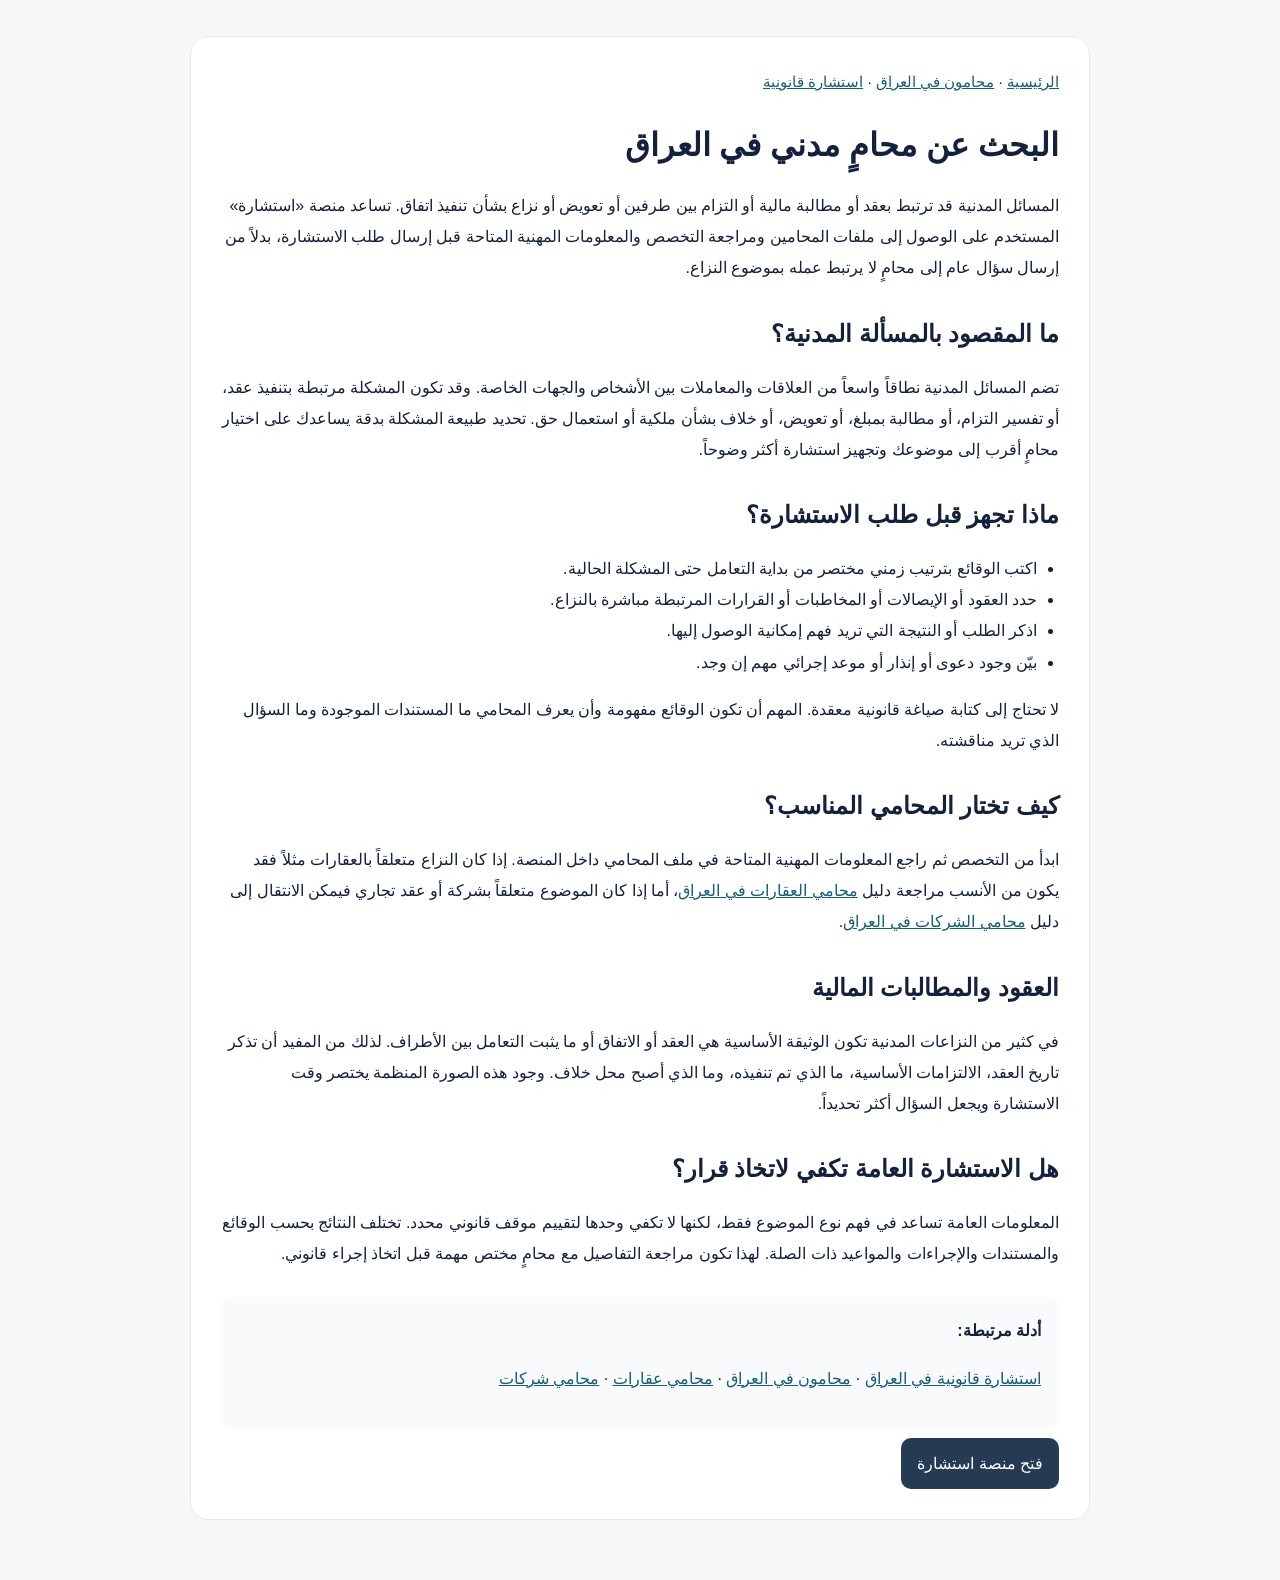
<file: web/civil-law-lawyer-iraq.html>
<!DOCTYPE html>
<html lang="ar" dir="rtl">
<head>
  <meta charset="UTF-8">
  <meta name="viewport" content="width=device-width, initial-scale=1.0">
  <title>محامي مدني في العراق | منصة استشارة</title>
  <meta name="description" content="دليل عملي للبحث عن محامٍ مدني في العراق للمنازعات المدنية والعقود والمطالبات، مع طريقة تجهيز طلب الاستشارة عبر منصة استشارة.">
  <meta name="robots" content="index,follow,max-image-preview:large,max-snippet:-1,max-video-preview:-1">
  <link rel="canonical" href="https://istishara-iq.netlify.app/civil-law-lawyer-iraq.html">
  <link rel="icon" type="image/png" href="assets/assets/icons/app_icon_v2.png">
  <meta property="og:type" content="website">
  <meta property="og:locale" content="ar_IQ">
  <meta property="og:site_name" content="استشارة">
  <meta property="og:title" content="محامي مدني في العراق | منصة استشارة">
  <meta property="og:description" content="تعرف على طريقة اختيار محامٍ مدني وتجهيز وقائع ومستندات الاستشارة بصورة منظمة.">
  <meta property="og:url" content="https://istishara-iq.netlify.app/civil-law-lawyer-iraq.html">
  <meta property="og:image" content="https://istishara-iq.netlify.app/assets/assets/icons/app_icon_v2.png">
  <meta name="twitter:card" content="summary">
  <meta name="twitter:title" content="محامي مدني في العراق | منصة استشارة">
  <meta name="twitter:description" content="دليل لاختيار محامٍ مدني في العراق وتجهيز طلب الاستشارة عبر منصة استشارة.">
  <meta name="twitter:image" content="https://istishara-iq.netlify.app/assets/assets/icons/app_icon_v2.png">
  <style>
    body{font-family:Arial,sans-serif;max-width:900px;margin:0 auto;padding:36px 22px 60px;line-height:1.95;background:#f7f8f6;color:#14213d}
    main{background:#fff;border:1px solid #e5e7eb;border-radius:18px;padding:30px}
    h1,h2{line-height:1.5}h1{font-size:2rem;margin-top:0}h2{margin-top:2rem}a{color:#155e75}nav{margin-bottom:24px;font-size:.95rem}.cta{display:inline-block;margin-top:10px;padding:10px 16px;border-radius:10px;background:#243b53;color:#fff;text-decoration:none}ul{padding-right:22px}.links{background:#f8fafc;border-radius:12px;padding:18px;margin-top:28px}
    @media(max-width:640px){body{padding:20px 14px 40px}main{padding:22px}h1{font-size:1.65rem}}
  </style>
  <script type="application/ld+json">
  {
    "@context":"https://schema.org",
    "@graph":[
      {
        "@type":"WebPage",
        "@id":"https://istishara-iq.netlify.app/civil-law-lawyer-iraq.html#webpage",
        "name":"محامي مدني في العراق | منصة استشارة",
        "url":"https://istishara-iq.netlify.app/civil-law-lawyer-iraq.html",
        "description":"دليل للبحث عن محامٍ مدني في العراق وتجهيز طلب استشارة مدنية عبر منصة استشارة.",
        "inLanguage":"ar-IQ",
        "dateModified":"2026-09-17",
        "isPartOf":{"@type":"WebSite","name":"استشارة","url":"https://istishara-iq.netlify.app/"}
      },
      {
        "@type":"BreadcrumbList",
        "itemListElement":[
          {"@type":"ListItem","position":1,"name":"استشارة","item":"https://istishara-iq.netlify.app/"},
          {"@type":"ListItem","position":2,"name":"محامي مدني في العراق","item":"https://istishara-iq.netlify.app/civil-law-lawyer-iraq.html"}
        ]
      }
    ]
  }
  </script>
</head>
<body>
  <main>
    <nav><a href="https://istishara-iq.netlify.app/">الرئيسية</a> · <a href="lawyers-iraq.html">محامون في العراق</a> · <a href="legal-consultation-iraq.html">استشارة قانونية</a></nav>
    <h1>البحث عن محامٍ مدني في العراق</h1>
    <p>المسائل المدنية قد ترتبط بعقد أو مطالبة مالية أو التزام بين طرفين أو تعويض أو نزاع بشأن تنفيذ اتفاق. تساعد منصة «استشارة» المستخدم على الوصول إلى ملفات المحامين ومراجعة التخصص والمعلومات المهنية المتاحة قبل إرسال طلب الاستشارة، بدلاً من إرسال سؤال عام إلى محامٍ لا يرتبط عمله بموضوع النزاع.</p>

    <h2>ما المقصود بالمسألة المدنية؟</h2>
    <p>تضم المسائل المدنية نطاقاً واسعاً من العلاقات والمعاملات بين الأشخاص والجهات الخاصة. وقد تكون المشكلة مرتبطة بتنفيذ عقد، أو تفسير التزام، أو مطالبة بمبلغ، أو تعويض، أو خلاف بشأن ملكية أو استعمال حق. تحديد طبيعة المشكلة بدقة يساعدك على اختيار محامٍ أقرب إلى موضوعك وتجهيز استشارة أكثر وضوحاً.</p>

    <h2>ماذا تجهز قبل طلب الاستشارة؟</h2>
    <ul>
      <li>اكتب الوقائع بترتيب زمني مختصر من بداية التعامل حتى المشكلة الحالية.</li>
      <li>حدد العقود أو الإيصالات أو المخاطبات أو القرارات المرتبطة مباشرة بالنزاع.</li>
      <li>اذكر الطلب أو النتيجة التي تريد فهم إمكانية الوصول إليها.</li>
      <li>بيّن وجود دعوى أو إنذار أو موعد إجرائي مهم إن وجد.</li>
    </ul>
    <p>لا تحتاج إلى كتابة صياغة قانونية معقدة. المهم أن تكون الوقائع مفهومة وأن يعرف المحامي ما المستندات الموجودة وما السؤال الذي تريد مناقشته.</p>

    <h2>كيف تختار المحامي المناسب؟</h2>
    <p>ابدأ من التخصص ثم راجع المعلومات المهنية المتاحة في ملف المحامي داخل المنصة. إذا كان النزاع متعلقاً بالعقارات مثلاً فقد يكون من الأنسب مراجعة دليل <a href="real-estate-lawyer-iraq.html">محامي العقارات في العراق</a>، أما إذا كان الموضوع متعلقاً بشركة أو عقد تجاري فيمكن الانتقال إلى دليل <a href="corporate-lawyer-iraq.html">محامي الشركات في العراق</a>.</p>

    <h2>العقود والمطالبات المالية</h2>
    <p>في كثير من النزاعات المدنية تكون الوثيقة الأساسية هي العقد أو الاتفاق أو ما يثبت التعامل بين الأطراف. لذلك من المفيد أن تذكر تاريخ العقد، الالتزامات الأساسية، ما الذي تم تنفيذه، وما الذي أصبح محل خلاف. وجود هذه الصورة المنظمة يختصر وقت الاستشارة ويجعل السؤال أكثر تحديداً.</p>

    <h2>هل الاستشارة العامة تكفي لاتخاذ قرار؟</h2>
    <p>المعلومات العامة تساعد في فهم نوع الموضوع فقط، لكنها لا تكفي وحدها لتقييم موقف قانوني محدد. تختلف النتائج بحسب الوقائع والمستندات والإجراءات والمواعيد ذات الصلة. لهذا تكون مراجعة التفاصيل مع محامٍ مختص مهمة قبل اتخاذ إجراء قانوني.</p>

    <div class="links">
      <strong>أدلة مرتبطة:</strong>
      <p><a href="legal-consultation-iraq.html">استشارة قانونية في العراق</a> · <a href="lawyers-iraq.html">محامون في العراق</a> · <a href="real-estate-lawyer-iraq.html">محامي عقارات</a> · <a href="corporate-lawyer-iraq.html">محامي شركات</a></p>
    </div>

    <a class="cta" href="https://istishara-iq.netlify.app/">فتح منصة استشارة</a>
  </main>
</body>
</html>
</file>
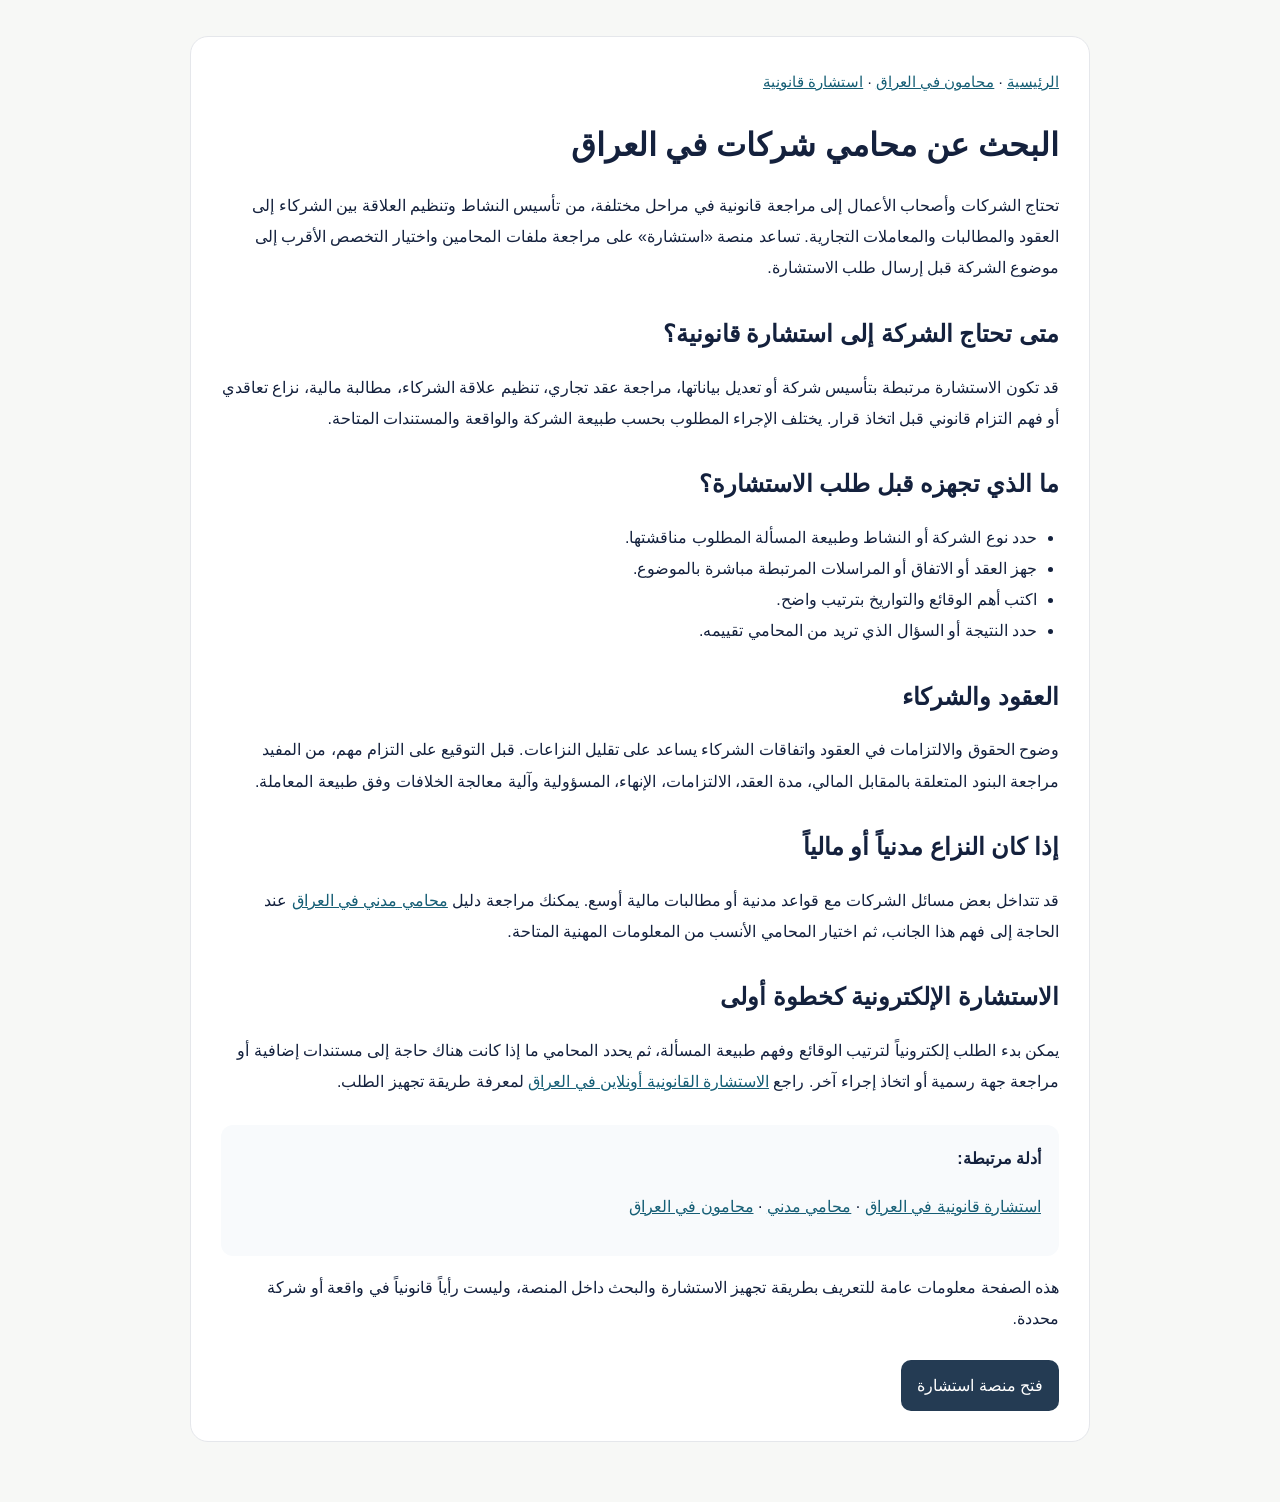
<file: web/corporate-lawyer-iraq.html>
<!DOCTYPE html>
<html lang="ar" dir="rtl">
<head>
  <meta charset="UTF-8">
  <meta name="viewport" content="width=device-width, initial-scale=1.0">
  <title>محامي شركات في العراق | منصة استشارة</title>
  <meta name="description" content="دليل عملي للبحث عن محامي شركات في العراق في مسائل تأسيس الشركات والعقود والشركاء والمعاملات التجارية، وتجهيز طلب الاستشارة عبر منصة استشارة.">
  <meta name="robots" content="index,follow,max-image-preview:large,max-snippet:-1,max-video-preview:-1">
  <link rel="canonical" href="https://istishara-iq.netlify.app/corporate-lawyer-iraq.html">
  <link rel="icon" type="image/png" href="assets/assets/icons/app_icon_v2.png">
  <meta property="og:type" content="website">
  <meta property="og:locale" content="ar_IQ">
  <meta property="og:site_name" content="استشارة">
  <meta property="og:title" content="محامي شركات في العراق | منصة استشارة">
  <meta property="og:description" content="طريقة اختيار محامي شركات وتجهيز استشارة مرتبطة بالعقود والشركاء والمعاملات التجارية.">
  <meta property="og:url" content="https://istishara-iq.netlify.app/corporate-lawyer-iraq.html">
  <meta property="og:image" content="https://istishara-iq.netlify.app/assets/assets/icons/app_icon_v2.png">
  <meta name="twitter:card" content="summary">
  <meta name="twitter:title" content="محامي شركات في العراق | منصة استشارة">
  <meta name="twitter:description" content="دليل لاختيار محامي شركات في العراق وتجهيز طلب الاستشارة عبر منصة استشارة.">
  <meta name="twitter:image" content="https://istishara-iq.netlify.app/assets/assets/icons/app_icon_v2.png">
  <style>
    body{font-family:Arial,sans-serif;max-width:900px;margin:0 auto;padding:36px 22px 60px;line-height:1.95;background:#f7f8f6;color:#14213d}
    main{background:#fff;border:1px solid #e5e7eb;border-radius:18px;padding:30px}
    h1,h2{line-height:1.5}h1{font-size:2rem;margin-top:0}h2{margin-top:2rem}a{color:#155e75}nav{margin-bottom:24px;font-size:.95rem}.cta{display:inline-block;margin-top:10px;padding:10px 16px;border-radius:10px;background:#243b53;color:#fff;text-decoration:none}ul{padding-right:22px}.links{background:#f8fafc;border-radius:12px;padding:18px;margin-top:28px}
    @media(max-width:640px){body{padding:20px 14px 40px}main{padding:22px}h1{font-size:1.65rem}}
  </style>
  <script type="application/ld+json">
  {
    "@context":"https://schema.org",
    "@graph":[
      {
        "@type":"WebPage",
        "@id":"https://istishara-iq.netlify.app/corporate-lawyer-iraq.html#webpage",
        "name":"محامي شركات في العراق | منصة استشارة",
        "url":"https://istishara-iq.netlify.app/corporate-lawyer-iraq.html",
        "description":"دليل للبحث عن محامي شركات في العراق وتجهيز طلب استشارة عبر منصة استشارة.",
        "inLanguage":"ar-IQ",
        "dateModified":"2026-09-17",
        "isPartOf":{"@type":"WebSite","name":"استشارة","url":"https://istishara-iq.netlify.app/"}
      },
      {
        "@type":"BreadcrumbList",
        "itemListElement":[
          {"@type":"ListItem","position":1,"name":"استشارة","item":"https://istishara-iq.netlify.app/"},
          {"@type":"ListItem","position":2,"name":"محامي شركات في العراق","item":"https://istishara-iq.netlify.app/corporate-lawyer-iraq.html"}
        ]
      }
    ]
  }
  </script>
</head>
<body>
  <main>
    <nav><a href="https://istishara-iq.netlify.app/">الرئيسية</a> · <a href="lawyers-iraq.html">محامون في العراق</a> · <a href="legal-consultation-iraq.html">استشارة قانونية</a></nav>
    <h1>البحث عن محامي شركات في العراق</h1>
    <p>تحتاج الشركات وأصحاب الأعمال إلى مراجعة قانونية في مراحل مختلفة، من تأسيس النشاط وتنظيم العلاقة بين الشركاء إلى العقود والمطالبات والمعاملات التجارية. تساعد منصة «استشارة» على مراجعة ملفات المحامين واختيار التخصص الأقرب إلى موضوع الشركة قبل إرسال طلب الاستشارة.</p>

    <h2>متى تحتاج الشركة إلى استشارة قانونية؟</h2>
    <p>قد تكون الاستشارة مرتبطة بتأسيس شركة أو تعديل بياناتها، مراجعة عقد تجاري، تنظيم علاقة الشركاء، مطالبة مالية، نزاع تعاقدي أو فهم التزام قانوني قبل اتخاذ قرار. يختلف الإجراء المطلوب بحسب طبيعة الشركة والواقعة والمستندات المتاحة.</p>

    <h2>ما الذي تجهزه قبل طلب الاستشارة؟</h2>
    <ul>
      <li>حدد نوع الشركة أو النشاط وطبيعة المسألة المطلوب مناقشتها.</li>
      <li>جهز العقد أو الاتفاق أو المراسلات المرتبطة مباشرة بالموضوع.</li>
      <li>اكتب أهم الوقائع والتواريخ بترتيب واضح.</li>
      <li>حدد النتيجة أو السؤال الذي تريد من المحامي تقييمه.</li>
    </ul>

    <h2>العقود والشركاء</h2>
    <p>وضوح الحقوق والالتزامات في العقود واتفاقات الشركاء يساعد على تقليل النزاعات. قبل التوقيع على التزام مهم، من المفيد مراجعة البنود المتعلقة بالمقابل المالي، مدة العقد، الالتزامات، الإنهاء، المسؤولية وآلية معالجة الخلافات وفق طبيعة المعاملة.</p>

    <h2>إذا كان النزاع مدنياً أو مالياً</h2>
    <p>قد تتداخل بعض مسائل الشركات مع قواعد مدنية أو مطالبات مالية أوسع. يمكنك مراجعة دليل <a href="civil-law-lawyer-iraq.html">محامي مدني في العراق</a> عند الحاجة إلى فهم هذا الجانب، ثم اختيار المحامي الأنسب من المعلومات المهنية المتاحة.</p>

    <h2>الاستشارة الإلكترونية كخطوة أولى</h2>
    <p>يمكن بدء الطلب إلكترونياً لترتيب الوقائع وفهم طبيعة المسألة، ثم يحدد المحامي ما إذا كانت هناك حاجة إلى مستندات إضافية أو مراجعة جهة رسمية أو اتخاذ إجراء آخر. راجع <a href="online-legal-consultation-iraq.html">الاستشارة القانونية أونلاين في العراق</a> لمعرفة طريقة تجهيز الطلب.</p>

    <div class="links">
      <strong>أدلة مرتبطة:</strong>
      <p><a href="legal-consultation-iraq.html">استشارة قانونية في العراق</a> · <a href="civil-law-lawyer-iraq.html">محامي مدني</a> · <a href="lawyers-iraq.html">محامون في العراق</a></p>
    </div>

    <p>هذه الصفحة معلومات عامة للتعريف بطريقة تجهيز الاستشارة والبحث داخل المنصة، وليست رأياً قانونياً في واقعة أو شركة محددة.</p>
    <a class="cta" href="https://istishara-iq.netlify.app/">فتح منصة استشارة</a>
  </main>
</body>
</html>
</file>
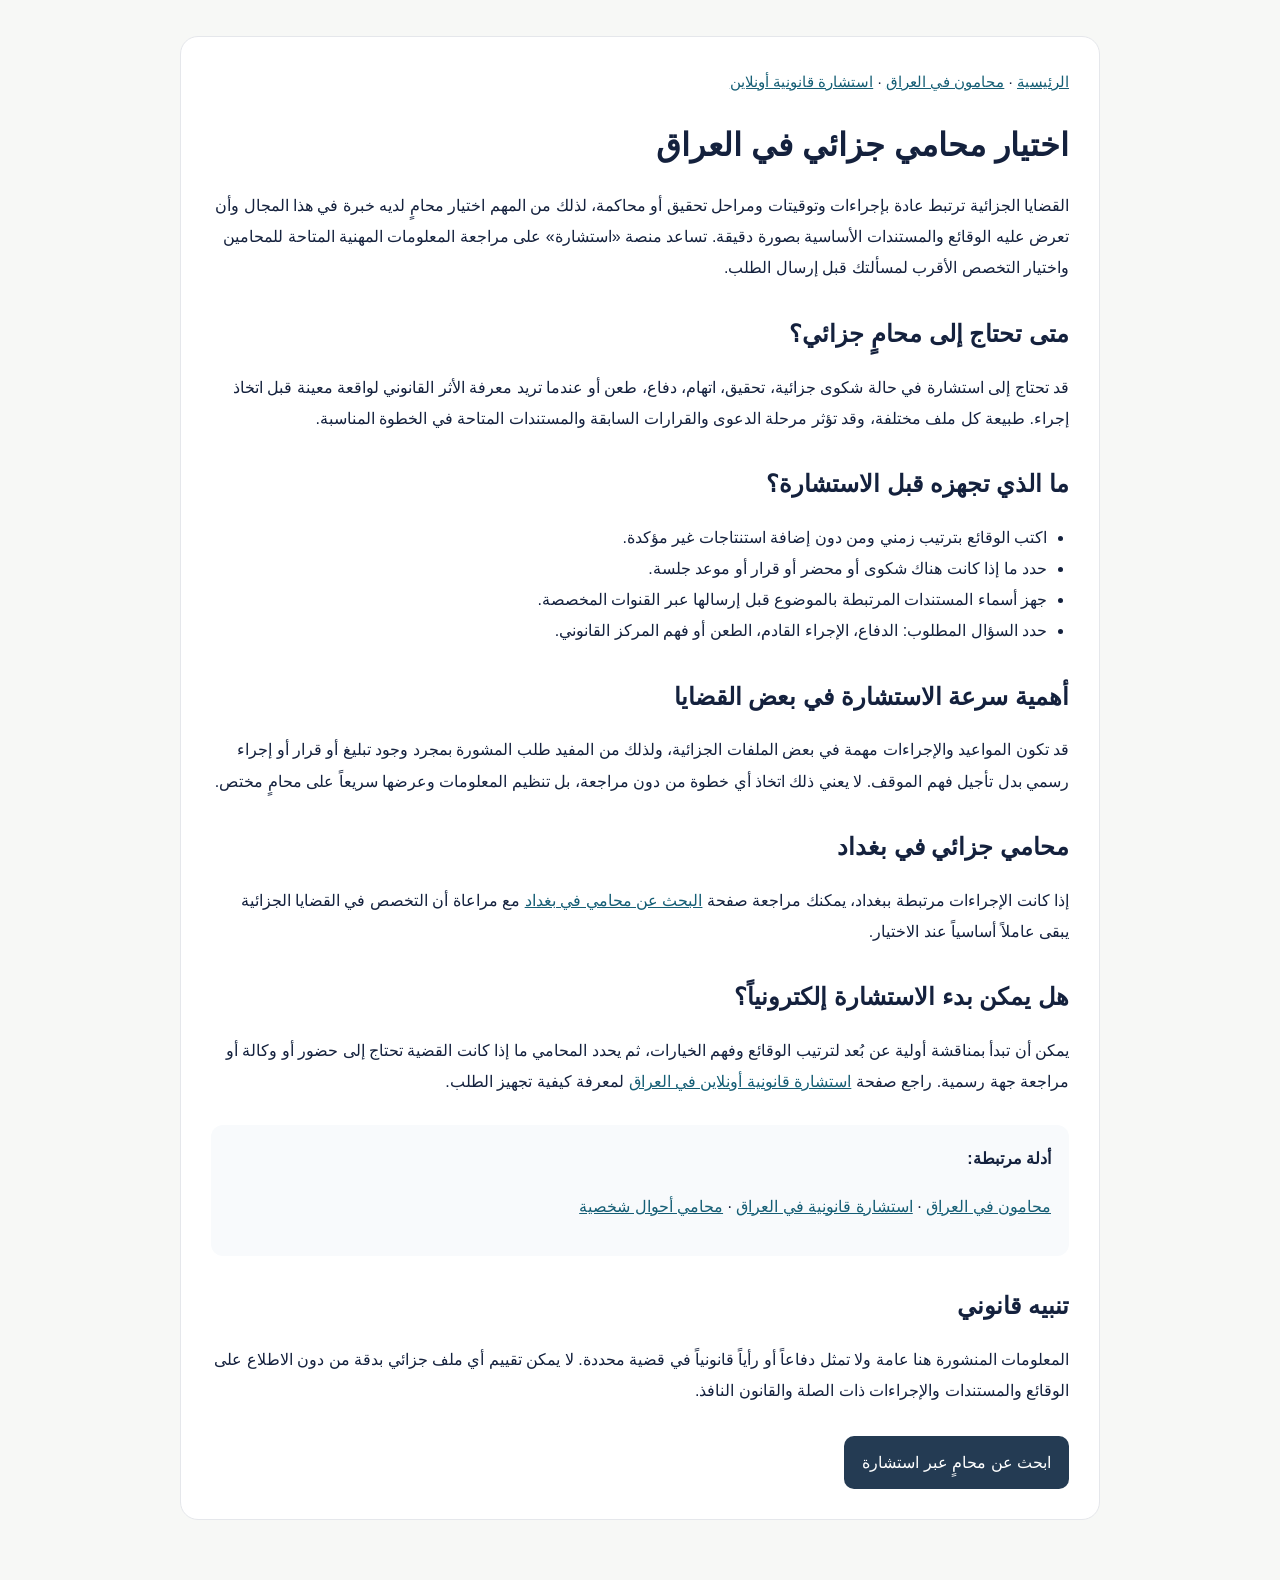
<file: web/criminal-law-lawyer-iraq.html>
<!DOCTYPE html>
<html lang="ar" dir="rtl">
<head>
  <meta charset="UTF-8">
  <meta name="viewport" content="width=device-width, initial-scale=1.0">
  <title>محامي جزائي في العراق | منصة استشارة</title>
  <meta name="description" content="ابحث عن محامي جزائي في العراق عبر منصة استشارة للقضايا الجزائية والشكاوى والتحقيقات، واختر المحامي بحسب التخصص والمعلومات المهنية المتاحة.">
  <meta name="robots" content="index,follow,max-image-preview:large,max-snippet:-1,max-video-preview:-1">
  <link rel="canonical" href="https://istishara-iq.netlify.app/criminal-law-lawyer-iraq.html">
  <link rel="icon" type="image/png" href="assets/assets/icons/app_icon_v2.png">
  <meta property="og:type" content="article">
  <meta property="og:locale" content="ar_IQ">
  <meta property="og:site_name" content="استشارة">
  <meta property="og:title" content="محامي جزائي في العراق | منصة استشارة">
  <meta property="og:description" content="دليل لاختيار محامٍ للقضايا الجزائية في العراق بحسب نوع القضية والإجراء المطلوب.">
  <meta property="og:url" content="https://istishara-iq.netlify.app/criminal-law-lawyer-iraq.html">
  <meta property="og:image" content="https://istishara-iq.netlify.app/assets/assets/icons/app_icon_v2.png">
  <meta name="twitter:card" content="summary">
  <style>
    body{font-family:Arial,sans-serif;max-width:920px;margin:0 auto;padding:36px 22px 60px;line-height:1.95;background:#f7f8f6;color:#14213d}
    main{background:#fff;border:1px solid #e5e7eb;border-radius:18px;padding:30px}
    h1,h2{line-height:1.5}h1{font-size:2rem;margin-top:0}h2{margin-top:2rem}a{color:#155e75}nav{margin-bottom:24px;font-size:.95rem}.cta{display:inline-block;margin-top:14px;padding:11px 18px;border-radius:10px;background:#243b53;color:#fff;text-decoration:none}ul{padding-right:22px}.links{background:#f8fafc;border-radius:12px;padding:18px;margin-top:28px}
    @media(max-width:640px){body{padding:20px 14px 40px}main{padding:22px}h1{font-size:1.65rem}}
  </style>
  <script type="application/ld+json">
  {
    "@context":"https://schema.org",
    "@graph":[
      {
        "@type":"WebPage",
        "@id":"https://istishara-iq.netlify.app/criminal-law-lawyer-iraq.html#webpage",
        "name":"محامي جزائي في العراق | منصة استشارة",
        "url":"https://istishara-iq.netlify.app/criminal-law-lawyer-iraq.html",
        "description":"دليل لاختيار محامٍ للقضايا الجزائية في العراق بحسب نوع القضية والإجراء المطلوب.",
        "inLanguage":"ar-IQ",
        "dateModified":"2026-09-17",
        "isPartOf":{"@type":"WebSite","name":"استشارة","url":"https://istishara-iq.netlify.app/"},
        "about":["القانون الجزائي","القضايا الجزائية","الشكوى","التحقيق"]
      },
      {
        "@type":"BreadcrumbList",
        "itemListElement":[
          {"@type":"ListItem","position":1,"name":"استشارة","item":"https://istishara-iq.netlify.app/"},
          {"@type":"ListItem","position":2,"name":"محامون في العراق","item":"https://istishara-iq.netlify.app/lawyers-iraq.html"},
          {"@type":"ListItem","position":3,"name":"محامي جزائي","item":"https://istishara-iq.netlify.app/criminal-law-lawyer-iraq.html"}
        ]
      }
    ]
  }
  </script>
</head>
<body>
  <main>
    <nav><a href="https://istishara-iq.netlify.app/">الرئيسية</a> · <a href="lawyers-iraq.html">محامون في العراق</a> · <a href="online-legal-consultation-iraq.html">استشارة قانونية أونلاين</a></nav>
    <h1>اختيار محامي جزائي في العراق</h1>
    <p>القضايا الجزائية ترتبط عادة بإجراءات وتوقيتات ومراحل تحقيق أو محاكمة، لذلك من المهم اختيار محامٍ لديه خبرة في هذا المجال وأن تعرض عليه الوقائع والمستندات الأساسية بصورة دقيقة. تساعد منصة «استشارة» على مراجعة المعلومات المهنية المتاحة للمحامين واختيار التخصص الأقرب لمسألتك قبل إرسال الطلب.</p>

    <h2>متى تحتاج إلى محامٍ جزائي؟</h2>
    <p>قد تحتاج إلى استشارة في حالة شكوى جزائية، تحقيق، اتهام، دفاع، طعن أو عندما تريد معرفة الأثر القانوني لواقعة معينة قبل اتخاذ إجراء. طبيعة كل ملف مختلفة، وقد تؤثر مرحلة الدعوى والقرارات السابقة والمستندات المتاحة في الخطوة المناسبة.</p>

    <h2>ما الذي تجهزه قبل الاستشارة؟</h2>
    <ul>
      <li>اكتب الوقائع بترتيب زمني ومن دون إضافة استنتاجات غير مؤكدة.</li>
      <li>حدد ما إذا كانت هناك شكوى أو محضر أو قرار أو موعد جلسة.</li>
      <li>جهز أسماء المستندات المرتبطة بالموضوع قبل إرسالها عبر القنوات المخصصة.</li>
      <li>حدد السؤال المطلوب: الدفاع، الإجراء القادم، الطعن أو فهم المركز القانوني.</li>
    </ul>

    <h2>أهمية سرعة الاستشارة في بعض القضايا</h2>
    <p>قد تكون المواعيد والإجراءات مهمة في بعض الملفات الجزائية، ولذلك من المفيد طلب المشورة بمجرد وجود تبليغ أو قرار أو إجراء رسمي بدل تأجيل فهم الموقف. لا يعني ذلك اتخاذ أي خطوة من دون مراجعة، بل تنظيم المعلومات وعرضها سريعاً على محامٍ مختص.</p>

    <h2>محامي جزائي في بغداد</h2>
    <p>إذا كانت الإجراءات مرتبطة ببغداد، يمكنك مراجعة صفحة <a href="lawyer-baghdad.html">البحث عن محامي في بغداد</a> مع مراعاة أن التخصص في القضايا الجزائية يبقى عاملاً أساسياً عند الاختيار.</p>

    <h2>هل يمكن بدء الاستشارة إلكترونياً؟</h2>
    <p>يمكن أن تبدأ بمناقشة أولية عن بُعد لترتيب الوقائع وفهم الخيارات، ثم يحدد المحامي ما إذا كانت القضية تحتاج إلى حضور أو وكالة أو مراجعة جهة رسمية. راجع صفحة <a href="online-legal-consultation-iraq.html">استشارة قانونية أونلاين في العراق</a> لمعرفة كيفية تجهيز الطلب.</p>

    <div class="links">
      <strong>أدلة مرتبطة:</strong>
      <p><a href="lawyers-iraq.html">محامون في العراق</a> · <a href="legal-consultation-iraq.html">استشارة قانونية في العراق</a> · <a href="family-law-lawyer-iraq.html">محامي أحوال شخصية</a></p>
    </div>

    <h2>تنبيه قانوني</h2>
    <p>المعلومات المنشورة هنا عامة ولا تمثل دفاعاً أو رأياً قانونياً في قضية محددة. لا يمكن تقييم أي ملف جزائي بدقة من دون الاطلاع على الوقائع والمستندات والإجراءات ذات الصلة والقانون النافذ.</p>

    <a class="cta" href="https://istishara-iq.netlify.app/">ابحث عن محامٍ عبر استشارة</a>
  </main>
</body>
</html>
</file>
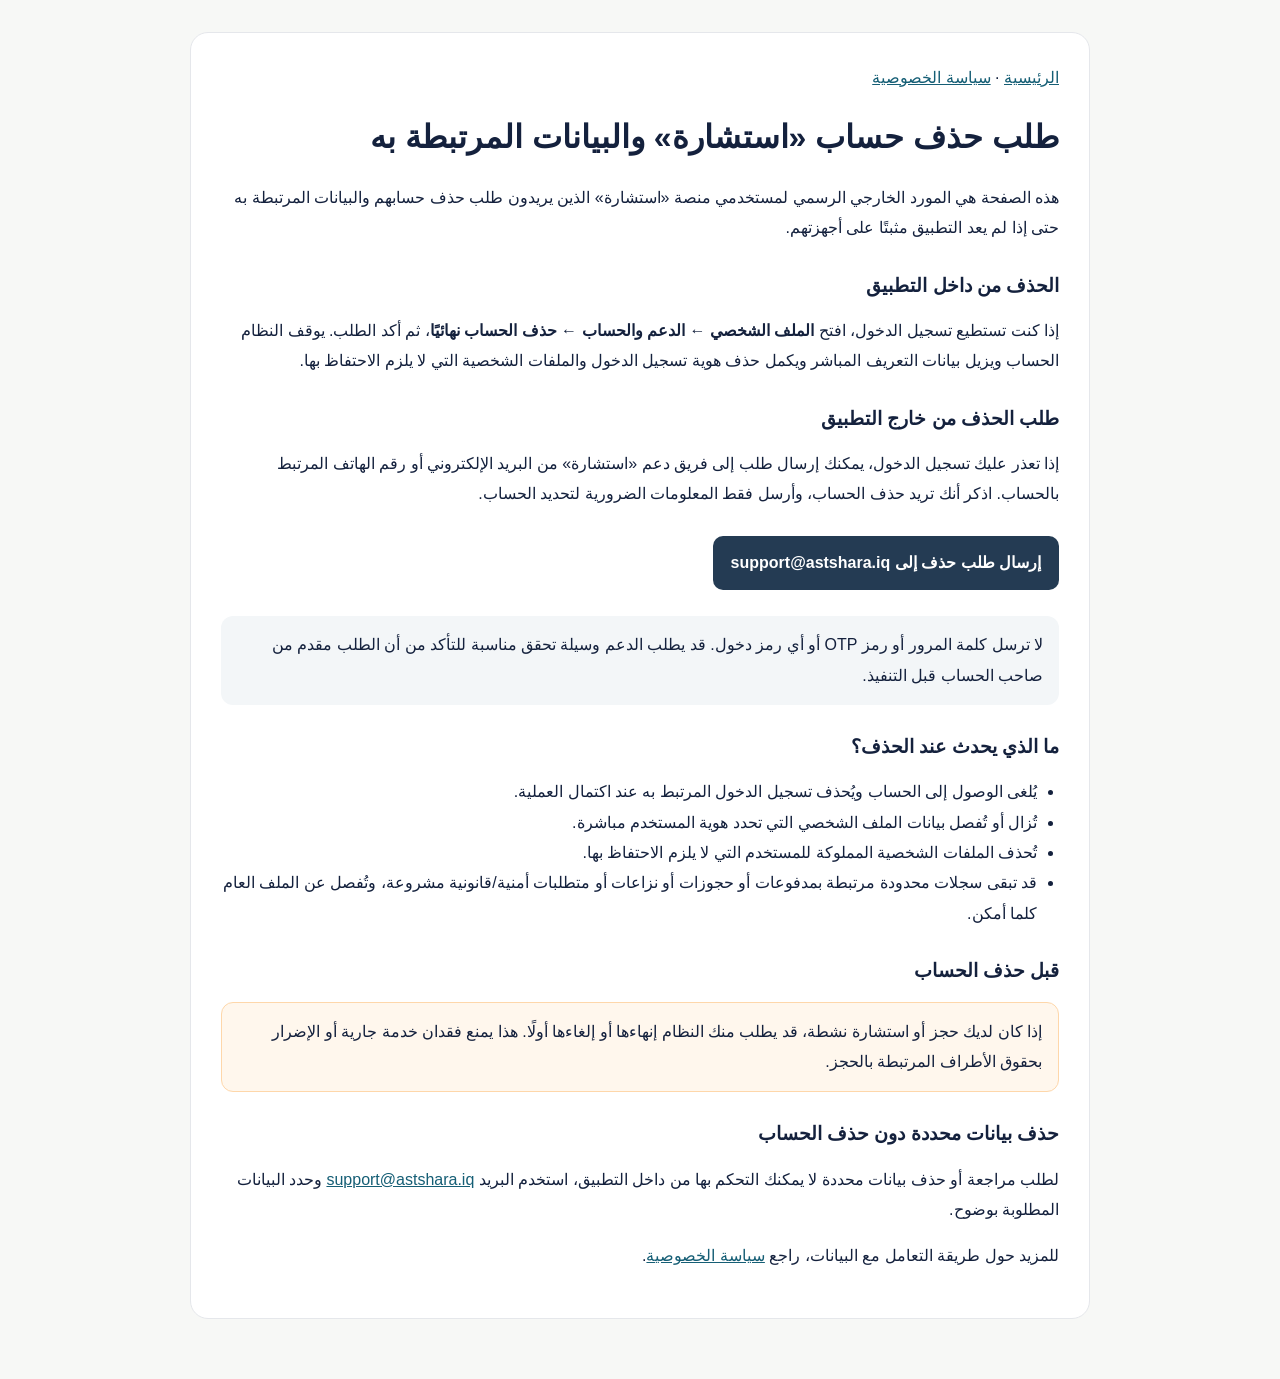
<file: web/delete-account.html>
<!DOCTYPE html>
<html lang="ar" dir="rtl">
<head>
  <meta charset="UTF-8">
  <meta name="viewport" content="width=device-width, initial-scale=1.0">
  <title>حذف حساب استشارة والبيانات المرتبطة به</title>
  <meta name="description" content="صفحة طلب حذف حساب منصة استشارة والبيانات المرتبطة به من خارج التطبيق.">
  <meta name="robots" content="index,follow,max-snippet:-1">
  <link rel="canonical" href="https://istishara-iq.netlify.app/delete-account.html">
  <link rel="icon" type="image/png" href="assets/assets/icons/app_icon_v2.png">
  <style>
    body{font-family:Arial,sans-serif;max-width:900px;margin:0 auto;padding:32px 18px 60px;line-height:1.9;background:#f7f8f6;color:#14213d}main{background:#fff;border:1px solid #e5e7eb;border-radius:18px;padding:30px}h1,h2{line-height:1.5}h1{margin-top:0}h2{margin-top:28px;font-size:1.18rem}a{color:#155e75}.cta{display:inline-block;margin:10px 0;padding:12px 18px;border-radius:10px;background:#243b53;color:#fff;text-decoration:none;font-weight:700}.note{background:#f3f6f8;border-radius:12px;padding:14px 16px}.warn{background:#fff7ed;border:1px solid #fed7aa;border-radius:12px;padding:14px 16px}ol,ul{padding-right:22px}nav{margin-bottom:20px}@media(max-width:640px){body{padding:16px 10px 40px}main{padding:20px}}
  </style>
</head>
<body>
<main>
  <nav><a href="https://istishara-iq.netlify.app/">الرئيسية</a> · <a href="https://istishara-iq.netlify.app/privacy.html">سياسة الخصوصية</a></nav>
  <h1>طلب حذف حساب «استشارة» والبيانات المرتبطة به</h1>
  <p>هذه الصفحة هي المورد الخارجي الرسمي لمستخدمي منصة «استشارة» الذين يريدون طلب حذف حسابهم والبيانات المرتبطة به حتى إذا لم يعد التطبيق مثبتًا على أجهزتهم.</p>

  <h2>الحذف من داخل التطبيق</h2>
  <p>إذا كنت تستطيع تسجيل الدخول، افتح <strong>الملف الشخصي ← الدعم والحساب ← حذف الحساب نهائيًا</strong>، ثم أكد الطلب. يوقف النظام الحساب ويزيل بيانات التعريف المباشر ويكمل حذف هوية تسجيل الدخول والملفات الشخصية التي لا يلزم الاحتفاظ بها.</p>

  <h2>طلب الحذف من خارج التطبيق</h2>
  <p>إذا تعذر عليك تسجيل الدخول، يمكنك إرسال طلب إلى فريق دعم «استشارة» من البريد الإلكتروني أو رقم الهاتف المرتبط بالحساب. اذكر أنك تريد حذف الحساب، وأرسل فقط المعلومات الضرورية لتحديد الحساب.</p>
  <a class="cta" href="mailto:support@astshara.iq?subject=%D8%B7%D9%84%D8%A8%20%D8%AD%D8%B0%D9%81%20%D8%AD%D8%B3%D8%A7%D8%A8%20%D8%A7%D8%B3%D8%AA%D8%B4%D8%A7%D8%B1%D8%A9&body=%D8%A3%D8%B1%D9%8A%D8%AF%20%D8%AD%D8%B0%D9%81%20%D8%AD%D8%B3%D8%A7%D8%A8%D9%8A%20%D9%88%D8%A7%D9%84%D8%A8%D9%8A%D8%A7%D9%86%D8%A7%D8%AA%20%D8%A7%D9%84%D9%85%D8%B1%D8%AA%D8%A8%D8%B7%D8%A9%20%D8%A8%D9%87.%0A%0A%D8%A7%D9%84%D8%A7%D8%B3%D9%85:%0A%D8%B1%D9%82%D9%85%20%D8%A7%D9%84%D9%87%D8%A7%D8%AA%D9%81%20%D8%A3%D9%88%20%D8%A7%D9%84%D8%A8%D8%B1%D9%8A%D8%AF%20%D8%A7%D9%84%D9%85%D8%B1%D8%AA%D8%A8%D8%B7%20%D8%A8%D8%A7%D9%84%D8%AD%D8%B3%D8%A7%D8%A8:%0A%D9%86%D9%88%D8%B9%20%D8%A7%D9%84%D8%AD%D8%B3%D8%A7%D8%A8%20(%D8%B9%D9%85%D9%8A%D9%84/%D9%85%D8%AD%D8%A7%D9%85%D9%8D):">إرسال طلب حذف إلى support@astshara.iq</a>
  <p class="note">لا ترسل كلمة المرور أو رمز OTP أو أي رمز دخول. قد يطلب الدعم وسيلة تحقق مناسبة للتأكد من أن الطلب مقدم من صاحب الحساب قبل التنفيذ.</p>

  <h2>ما الذي يحدث عند الحذف؟</h2>
  <ul>
    <li>يُلغى الوصول إلى الحساب ويُحذف تسجيل الدخول المرتبط به عند اكتمال العملية.</li>
    <li>تُزال أو تُفصل بيانات الملف الشخصي التي تحدد هوية المستخدم مباشرة.</li>
    <li>تُحذف الملفات الشخصية المملوكة للمستخدم التي لا يلزم الاحتفاظ بها.</li>
    <li>قد تبقى سجلات محدودة مرتبطة بمدفوعات أو حجوزات أو نزاعات أو متطلبات أمنية/قانونية مشروعة، وتُفصل عن الملف العام كلما أمكن.</li>
  </ul>

  <h2>قبل حذف الحساب</h2>
  <p class="warn">إذا كان لديك حجز أو استشارة نشطة، قد يطلب منك النظام إنهاءها أو إلغاءها أولًا. هذا يمنع فقدان خدمة جارية أو الإضرار بحقوق الأطراف المرتبطة بالحجز.</p>

  <h2>حذف بيانات محددة دون حذف الحساب</h2>
  <p>لطلب مراجعة أو حذف بيانات محددة لا يمكنك التحكم بها من داخل التطبيق، استخدم البريد <a href="mailto:support@astshara.iq">support@astshara.iq</a> وحدد البيانات المطلوبة بوضوح.</p>

  <p>للمزيد حول طريقة التعامل مع البيانات، راجع <a href="https://istishara-iq.netlify.app/privacy.html">سياسة الخصوصية</a>.</p>
</main>
</body>
</html>
</file>
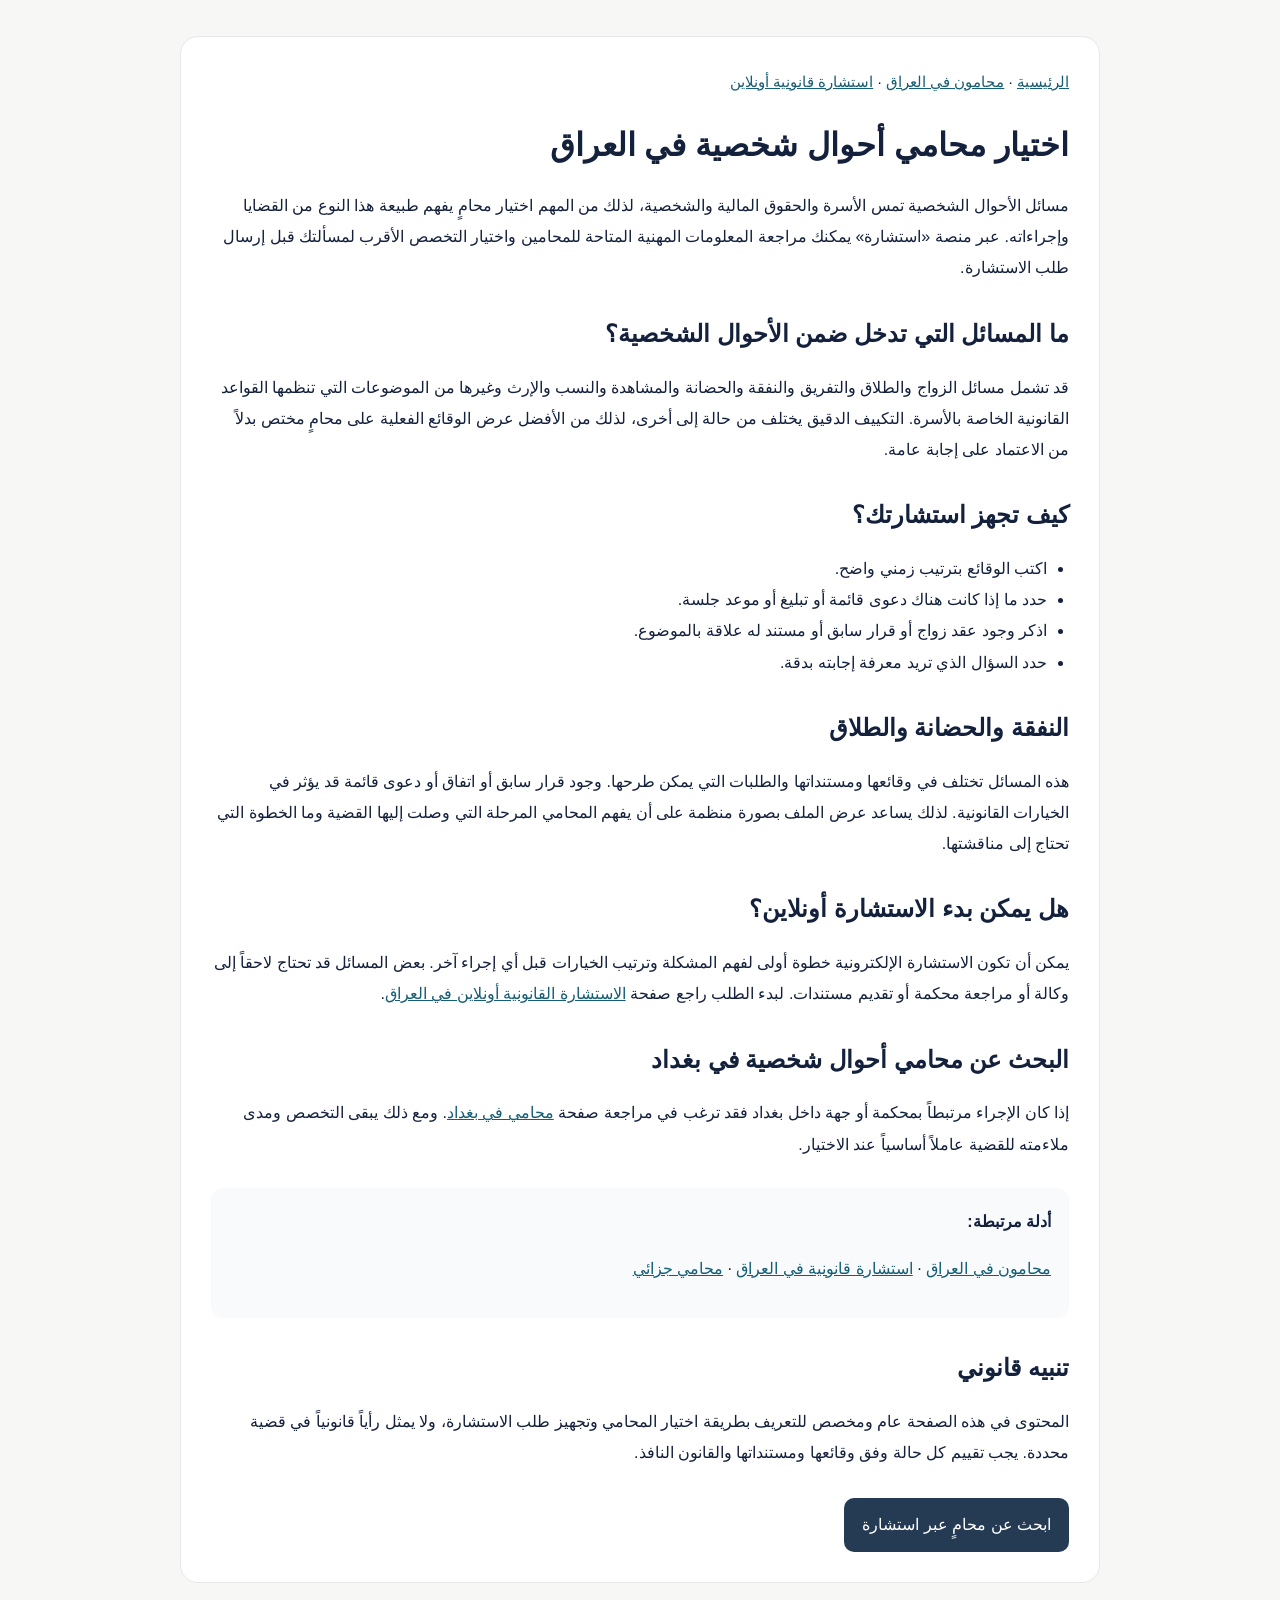
<file: web/family-law-lawyer-iraq.html>
<!DOCTYPE html>
<html lang="ar" dir="rtl">
<head>
  <meta charset="UTF-8">
  <meta name="viewport" content="width=device-width, initial-scale=1.0">
  <title>محامي أحوال شخصية في العراق | منصة استشارة</title>
  <meta name="description" content="ابحث عن محامي أحوال شخصية في العراق عبر منصة استشارة لمسائل الزواج والطلاق والنفقة والحضانة والإرث، واختر المحامي بحسب التخصص والمعلومات المهنية المتاحة.">
  <meta name="robots" content="index,follow,max-image-preview:large,max-snippet:-1,max-video-preview:-1">
  <link rel="canonical" href="https://istishara-iq.netlify.app/family-law-lawyer-iraq.html">
  <link rel="icon" type="image/png" href="assets/assets/icons/app_icon_v2.png">
  <meta property="og:type" content="article">
  <meta property="og:locale" content="ar_IQ">
  <meta property="og:site_name" content="استشارة">
  <meta property="og:title" content="محامي أحوال شخصية في العراق | منصة استشارة">
  <meta property="og:description" content="دليل لاختيار محامي أحوال شخصية بحسب نوع المسألة القانونية عبر منصة استشارة.">
  <meta property="og:url" content="https://istishara-iq.netlify.app/family-law-lawyer-iraq.html">
  <meta property="og:image" content="https://istishara-iq.netlify.app/assets/assets/icons/app_icon_v2.png">
  <meta name="twitter:card" content="summary">
  <style>
    body{font-family:Arial,sans-serif;max-width:920px;margin:0 auto;padding:36px 22px 60px;line-height:1.95;background:#f7f8f6;color:#14213d}
    main{background:#fff;border:1px solid #e5e7eb;border-radius:18px;padding:30px}
    h1,h2{line-height:1.5}h1{font-size:2rem;margin-top:0}h2{margin-top:2rem}a{color:#155e75}nav{margin-bottom:24px;font-size:.95rem}.cta{display:inline-block;margin-top:14px;padding:11px 18px;border-radius:10px;background:#243b53;color:#fff;text-decoration:none}ul{padding-right:22px}.links{background:#f8fafc;border-radius:12px;padding:18px;margin-top:28px}
    @media(max-width:640px){body{padding:20px 14px 40px}main{padding:22px}h1{font-size:1.65rem}}
  </style>
  <script type="application/ld+json">
  {
    "@context":"https://schema.org",
    "@graph":[
      {
        "@type":"WebPage",
        "@id":"https://istishara-iq.netlify.app/family-law-lawyer-iraq.html#webpage",
        "name":"محامي أحوال شخصية في العراق | منصة استشارة",
        "url":"https://istishara-iq.netlify.app/family-law-lawyer-iraq.html",
        "description":"دليل لاختيار محامي أحوال شخصية في العراق بحسب نوع المسألة القانونية.",
        "inLanguage":"ar-IQ",
        "dateModified":"2026-09-17",
        "isPartOf":{"@type":"WebSite","name":"استشارة","url":"https://istishara-iq.netlify.app/"},
        "about":["الأحوال الشخصية","الزواج","الطلاق","النفقة","الحضانة","الإرث"]
      },
      {
        "@type":"BreadcrumbList",
        "itemListElement":[
          {"@type":"ListItem","position":1,"name":"استشارة","item":"https://istishara-iq.netlify.app/"},
          {"@type":"ListItem","position":2,"name":"محامون في العراق","item":"https://istishara-iq.netlify.app/lawyers-iraq.html"},
          {"@type":"ListItem","position":3,"name":"محامي أحوال شخصية","item":"https://istishara-iq.netlify.app/family-law-lawyer-iraq.html"}
        ]
      }
    ]
  }
  </script>
</head>
<body>
  <main>
    <nav><a href="https://istishara-iq.netlify.app/">الرئيسية</a> · <a href="lawyers-iraq.html">محامون في العراق</a> · <a href="online-legal-consultation-iraq.html">استشارة قانونية أونلاين</a></nav>
    <h1>اختيار محامي أحوال شخصية في العراق</h1>
    <p>مسائل الأحوال الشخصية تمس الأسرة والحقوق المالية والشخصية، لذلك من المهم اختيار محامٍ يفهم طبيعة هذا النوع من القضايا وإجراءاته. عبر منصة «استشارة» يمكنك مراجعة المعلومات المهنية المتاحة للمحامين واختيار التخصص الأقرب لمسألتك قبل إرسال طلب الاستشارة.</p>

    <h2>ما المسائل التي تدخل ضمن الأحوال الشخصية؟</h2>
    <p>قد تشمل مسائل الزواج والطلاق والتفريق والنفقة والحضانة والمشاهدة والنسب والإرث وغيرها من الموضوعات التي تنظمها القواعد القانونية الخاصة بالأسرة. التكييف الدقيق يختلف من حالة إلى أخرى، لذلك من الأفضل عرض الوقائع الفعلية على محامٍ مختص بدلاً من الاعتماد على إجابة عامة.</p>

    <h2>كيف تجهز استشارتك؟</h2>
    <ul>
      <li>اكتب الوقائع بترتيب زمني واضح.</li>
      <li>حدد ما إذا كانت هناك دعوى قائمة أو تبليغ أو موعد جلسة.</li>
      <li>اذكر وجود عقد زواج أو قرار سابق أو مستند له علاقة بالموضوع.</li>
      <li>حدد السؤال الذي تريد معرفة إجابته بدقة.</li>
    </ul>

    <h2>النفقة والحضانة والطلاق</h2>
    <p>هذه المسائل تختلف في وقائعها ومستنداتها والطلبات التي يمكن طرحها. وجود قرار سابق أو اتفاق أو دعوى قائمة قد يؤثر في الخيارات القانونية. لذلك يساعد عرض الملف بصورة منظمة على أن يفهم المحامي المرحلة التي وصلت إليها القضية وما الخطوة التي تحتاج إلى مناقشتها.</p>

    <h2>هل يمكن بدء الاستشارة أونلاين؟</h2>
    <p>يمكن أن تكون الاستشارة الإلكترونية خطوة أولى لفهم المشكلة وترتيب الخيارات قبل أي إجراء آخر. بعض المسائل قد تحتاج لاحقاً إلى وكالة أو مراجعة محكمة أو تقديم مستندات. لبدء الطلب راجع صفحة <a href="online-legal-consultation-iraq.html">الاستشارة القانونية أونلاين في العراق</a>.</p>

    <h2>البحث عن محامي أحوال شخصية في بغداد</h2>
    <p>إذا كان الإجراء مرتبطاً بمحكمة أو جهة داخل بغداد فقد ترغب في مراجعة صفحة <a href="lawyer-baghdad.html">محامي في بغداد</a>. ومع ذلك يبقى التخصص ومدى ملاءمته للقضية عاملاً أساسياً عند الاختيار.</p>

    <div class="links">
      <strong>أدلة مرتبطة:</strong>
      <p><a href="lawyers-iraq.html">محامون في العراق</a> · <a href="legal-consultation-iraq.html">استشارة قانونية في العراق</a> · <a href="criminal-law-lawyer-iraq.html">محامي جزائي</a></p>
    </div>

    <h2>تنبيه قانوني</h2>
    <p>المحتوى في هذه الصفحة عام ومخصص للتعريف بطريقة اختيار المحامي وتجهيز طلب الاستشارة، ولا يمثل رأياً قانونياً في قضية محددة. يجب تقييم كل حالة وفق وقائعها ومستنداتها والقانون النافذ.</p>

    <a class="cta" href="https://istishara-iq.netlify.app/">ابحث عن محامٍ عبر استشارة</a>
  </main>
</body>
</html>
</file>
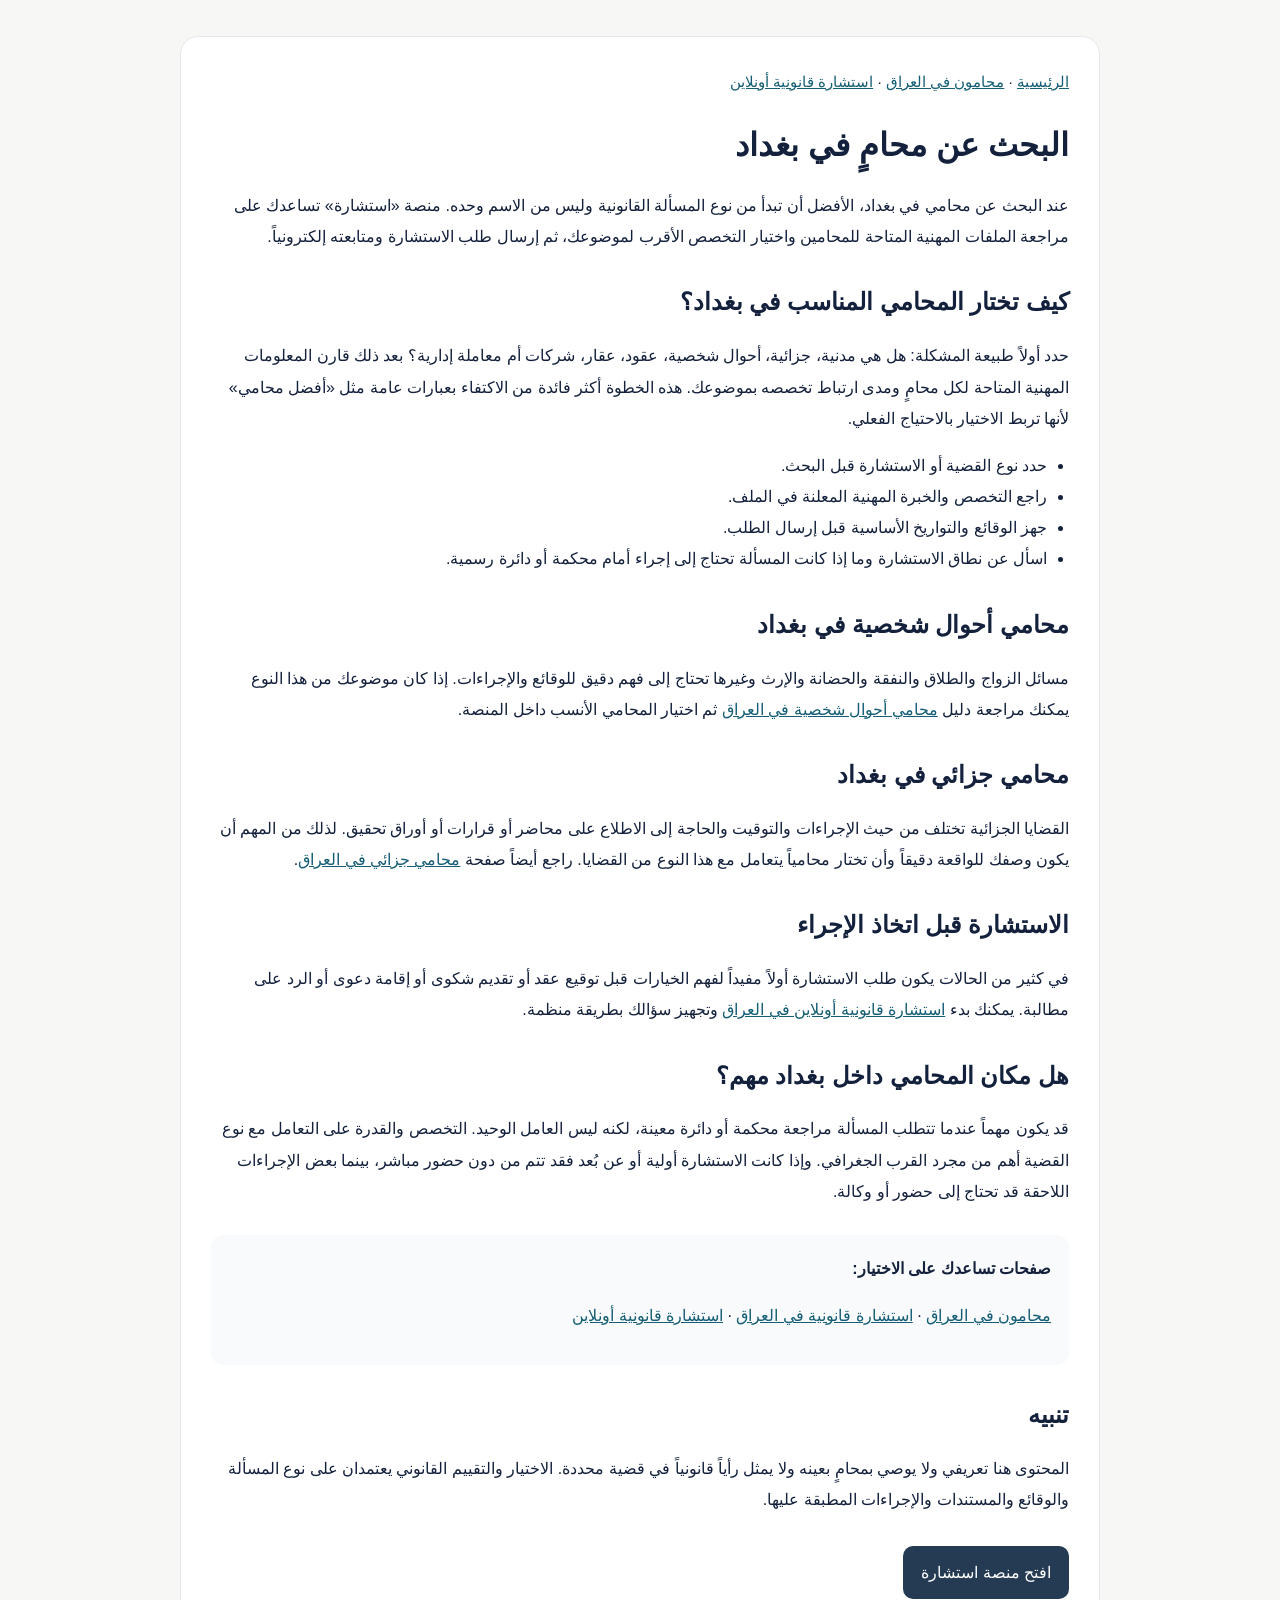
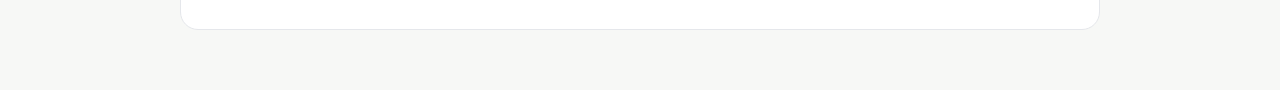
<file: web/lawyer-baghdad.html>
<!DOCTYPE html>
<html lang="ar" dir="rtl">
<head>
  <meta charset="UTF-8">
  <meta name="viewport" content="width=device-width, initial-scale=1.0">
  <title>محامي في بغداد | البحث حسب التخصص عبر استشارة</title>
  <meta name="description" content="ابحث عن محامي في بغداد عبر منصة استشارة بحسب التخصص والمعلومات المهنية المتاحة، ثم أرسل طلب الاستشارة وتابع حالته إلكترونياً.">
  <meta name="robots" content="index,follow,max-image-preview:large,max-snippet:-1,max-video-preview:-1">
  <link rel="canonical" href="https://istishara-iq.netlify.app/lawyer-baghdad.html">
  <link rel="icon" type="image/png" href="assets/assets/icons/app_icon_v2.png">
  <meta property="og:type" content="article">
  <meta property="og:locale" content="ar_IQ">
  <meta property="og:site_name" content="استشارة">
  <meta property="og:title" content="محامي في بغداد | منصة استشارة">
  <meta property="og:description" content="دليل لاختيار محامٍ في بغداد بحسب نوع المسألة والتخصص القانوني عبر منصة استشارة.">
  <meta property="og:url" content="https://istishara-iq.netlify.app/lawyer-baghdad.html">
  <meta property="og:image" content="https://istishara-iq.netlify.app/assets/assets/icons/app_icon_v2.png">
  <meta name="twitter:card" content="summary">
  <style>
    body{font-family:Arial,sans-serif;max-width:920px;margin:0 auto;padding:36px 22px 60px;line-height:1.95;background:#f7f8f6;color:#14213d}
    main{background:#fff;border:1px solid #e5e7eb;border-radius:18px;padding:30px}
    h1,h2{line-height:1.5}h1{font-size:2rem;margin-top:0}h2{margin-top:2rem}a{color:#155e75}nav{margin-bottom:24px;font-size:.95rem}.cta{display:inline-block;margin-top:14px;padding:11px 18px;border-radius:10px;background:#243b53;color:#fff;text-decoration:none}ul{padding-right:22px}.links{background:#f8fafc;border-radius:12px;padding:18px;margin-top:28px}
    @media(max-width:640px){body{padding:20px 14px 40px}main{padding:22px}h1{font-size:1.65rem}}
  </style>
  <script type="application/ld+json">
  {
    "@context":"https://schema.org",
    "@graph":[
      {
        "@type":"WebPage",
        "@id":"https://istishara-iq.netlify.app/lawyer-baghdad.html#webpage",
        "name":"محامي في بغداد | البحث حسب التخصص عبر استشارة",
        "url":"https://istishara-iq.netlify.app/lawyer-baghdad.html",
        "description":"دليل لاختيار محامٍ في بغداد بحسب نوع المسألة والتخصص القانوني.",
        "inLanguage":"ar-IQ",
        "dateModified":"2026-09-17",
        "isPartOf":{"@type":"WebSite","name":"استشارة","url":"https://istishara-iq.netlify.app/"},
        "about":{"@type":"Place","name":"بغداد، العراق"}
      },
      {
        "@type":"BreadcrumbList",
        "itemListElement":[
          {"@type":"ListItem","position":1,"name":"استشارة","item":"https://istishara-iq.netlify.app/"},
          {"@type":"ListItem","position":2,"name":"محامون في العراق","item":"https://istishara-iq.netlify.app/lawyers-iraq.html"},
          {"@type":"ListItem","position":3,"name":"محامي في بغداد","item":"https://istishara-iq.netlify.app/lawyer-baghdad.html"}
        ]
      }
    ]
  }
  </script>
</head>
<body>
  <main>
    <nav><a href="https://istishara-iq.netlify.app/">الرئيسية</a> · <a href="lawyers-iraq.html">محامون في العراق</a> · <a href="online-legal-consultation-iraq.html">استشارة قانونية أونلاين</a></nav>
    <h1>البحث عن محامٍ في بغداد</h1>
    <p>عند البحث عن محامي في بغداد، الأفضل أن تبدأ من نوع المسألة القانونية وليس من الاسم وحده. منصة «استشارة» تساعدك على مراجعة الملفات المهنية المتاحة للمحامين واختيار التخصص الأقرب لموضوعك، ثم إرسال طلب الاستشارة ومتابعته إلكترونياً.</p>

    <h2>كيف تختار المحامي المناسب في بغداد؟</h2>
    <p>حدد أولاً طبيعة المشكلة: هل هي مدنية، جزائية، أحوال شخصية، عقود، عقار، شركات أم معاملة إدارية؟ بعد ذلك قارن المعلومات المهنية المتاحة لكل محامٍ ومدى ارتباط تخصصه بموضوعك. هذه الخطوة أكثر فائدة من الاكتفاء بعبارات عامة مثل «أفضل محامي» لأنها تربط الاختيار بالاحتياج الفعلي.</p>
    <ul>
      <li>حدد نوع القضية أو الاستشارة قبل البحث.</li>
      <li>راجع التخصص والخبرة المهنية المعلنة في الملف.</li>
      <li>جهز الوقائع والتواريخ الأساسية قبل إرسال الطلب.</li>
      <li>اسأل عن نطاق الاستشارة وما إذا كانت المسألة تحتاج إلى إجراء أمام محكمة أو دائرة رسمية.</li>
    </ul>

    <h2>محامي أحوال شخصية في بغداد</h2>
    <p>مسائل الزواج والطلاق والنفقة والحضانة والإرث وغيرها تحتاج إلى فهم دقيق للوقائع والإجراءات. إذا كان موضوعك من هذا النوع يمكنك مراجعة دليل <a href="family-law-lawyer-iraq.html">محامي أحوال شخصية في العراق</a> ثم اختيار المحامي الأنسب داخل المنصة.</p>

    <h2>محامي جزائي في بغداد</h2>
    <p>القضايا الجزائية تختلف من حيث الإجراءات والتوقيت والحاجة إلى الاطلاع على محاضر أو قرارات أو أوراق تحقيق. لذلك من المهم أن يكون وصفك للواقعة دقيقاً وأن تختار محامياً يتعامل مع هذا النوع من القضايا. راجع أيضاً صفحة <a href="criminal-law-lawyer-iraq.html">محامي جزائي في العراق</a>.</p>

    <h2>الاستشارة قبل اتخاذ الإجراء</h2>
    <p>في كثير من الحالات يكون طلب الاستشارة أولاً مفيداً لفهم الخيارات قبل توقيع عقد أو تقديم شكوى أو إقامة دعوى أو الرد على مطالبة. يمكنك بدء <a href="online-legal-consultation-iraq.html">استشارة قانونية أونلاين في العراق</a> وتجهيز سؤالك بطريقة منظمة.</p>

    <h2>هل مكان المحامي داخل بغداد مهم؟</h2>
    <p>قد يكون مهماً عندما تتطلب المسألة مراجعة محكمة أو دائرة معينة، لكنه ليس العامل الوحيد. التخصص والقدرة على التعامل مع نوع القضية أهم من مجرد القرب الجغرافي. وإذا كانت الاستشارة أولية أو عن بُعد فقد تتم من دون حضور مباشر، بينما بعض الإجراءات اللاحقة قد تحتاج إلى حضور أو وكالة.</p>

    <div class="links">
      <strong>صفحات تساعدك على الاختيار:</strong>
      <p><a href="lawyers-iraq.html">محامون في العراق</a> · <a href="legal-consultation-iraq.html">استشارة قانونية في العراق</a> · <a href="online-legal-consultation-iraq.html">استشارة قانونية أونلاين</a></p>
    </div>

    <h2>تنبيه</h2>
    <p>المحتوى هنا تعريفي ولا يوصي بمحامٍ بعينه ولا يمثل رأياً قانونياً في قضية محددة. الاختيار والتقييم القانوني يعتمدان على نوع المسألة والوقائع والمستندات والإجراءات المطبقة عليها.</p>

    <a class="cta" href="https://istishara-iq.netlify.app/">افتح منصة استشارة</a>
  </main>
</body>
</html>
</file>
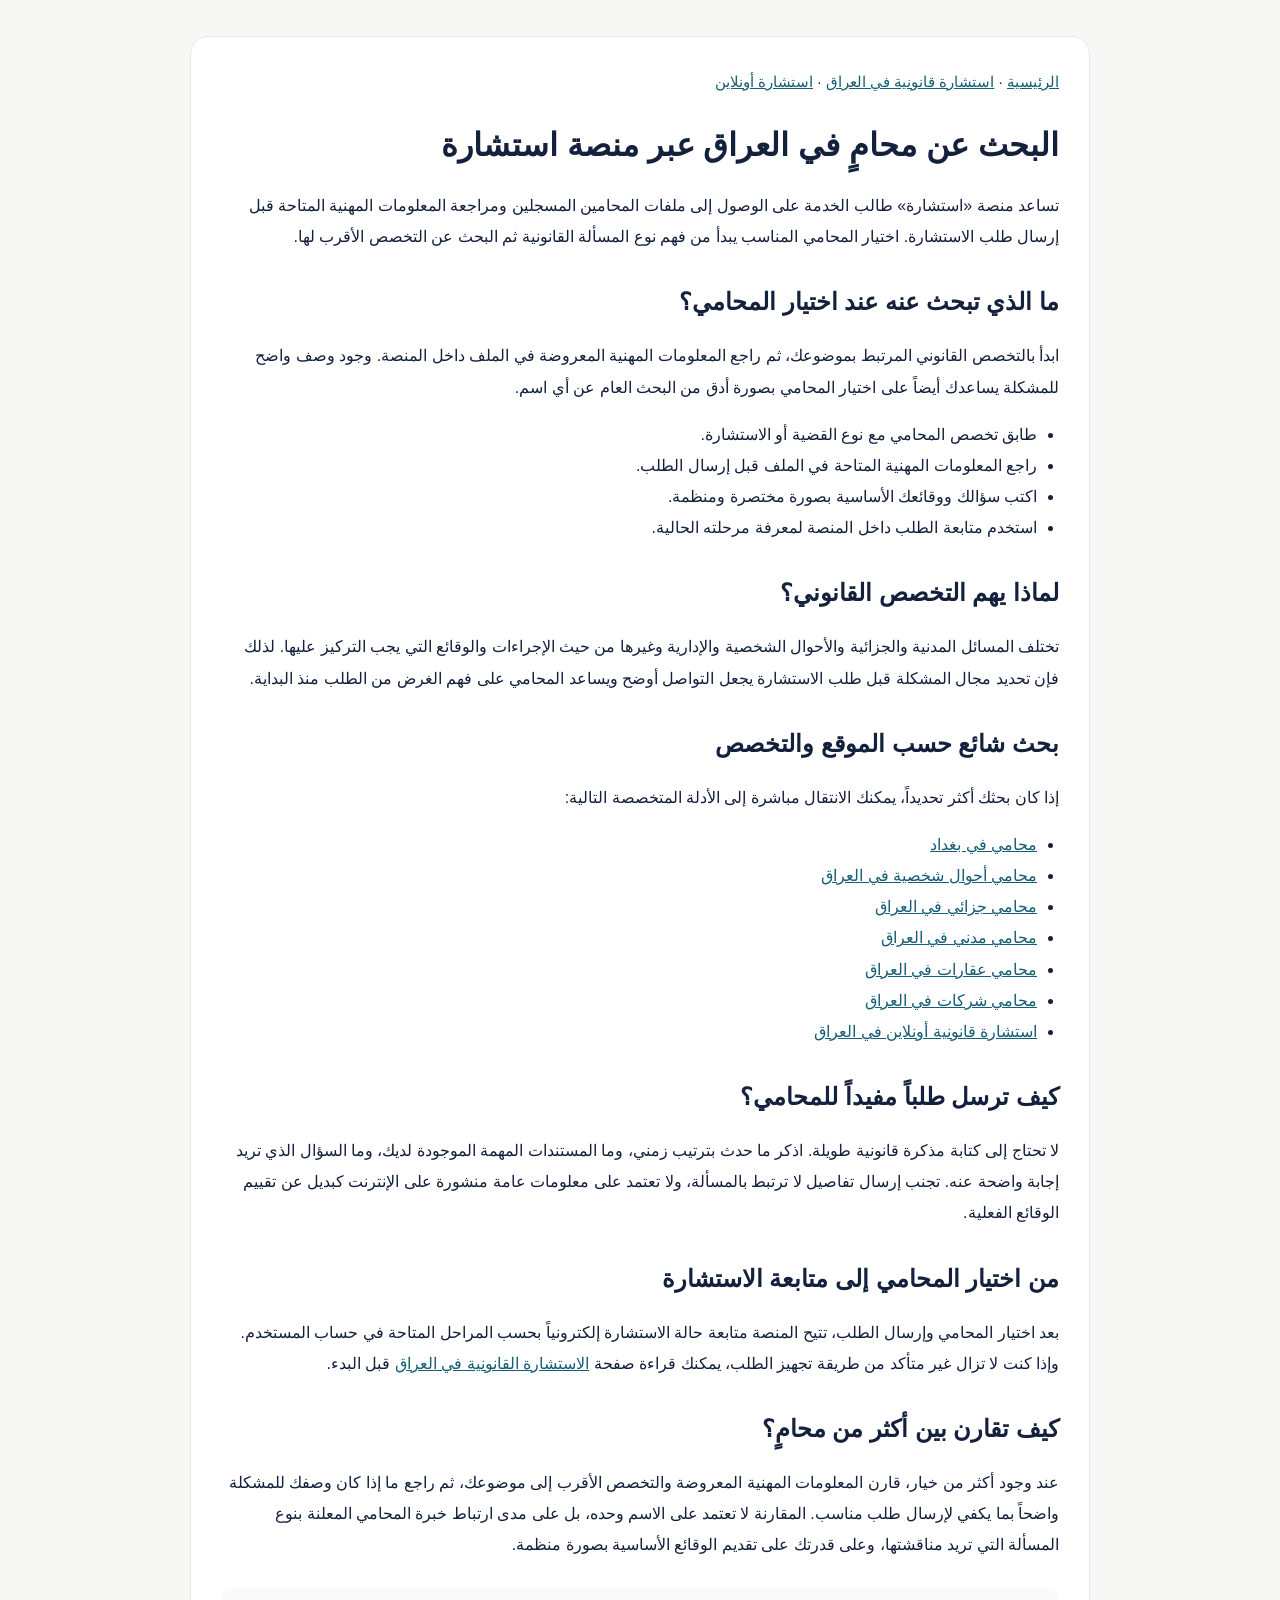
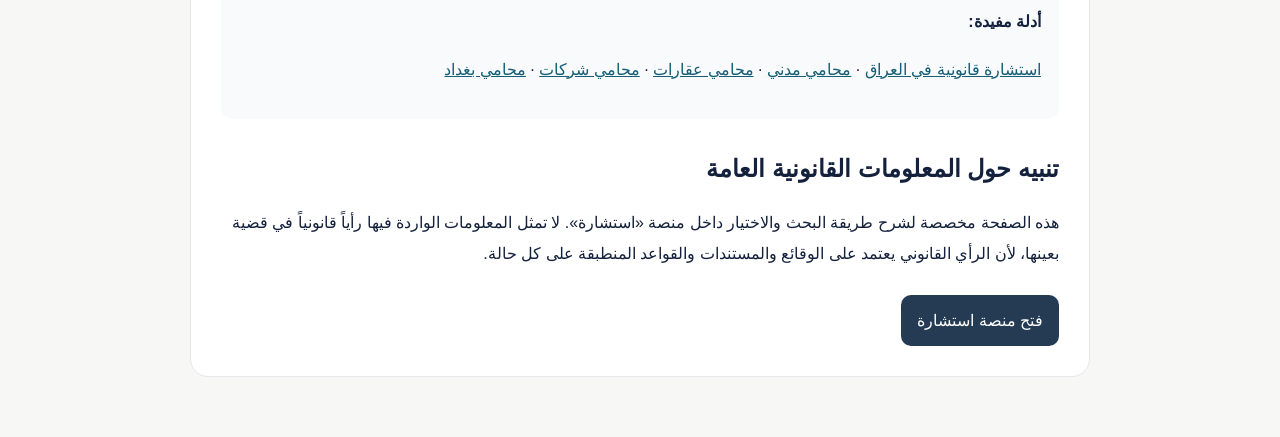
<file: web/lawyers-iraq.html>
<!DOCTYPE html>
<html lang="ar" dir="rtl">
<head>
  <meta charset="UTF-8">
  <meta name="viewport" content="width=device-width, initial-scale=1.0">
  <title>محامون في العراق | اختر محامياً عبر منصة استشارة</title>
  <meta name="description" content="تعرّف على طريقة اختيار محامٍ في العراق عبر منصة استشارة بحسب التخصص والمعلومات المهنية المتاحة، ثم أرسل طلب الاستشارة وتابع حالته إلكترونياً.">
  <meta name="robots" content="index,follow,max-image-preview:large,max-snippet:-1,max-video-preview:-1">
  <link rel="canonical" href="https://istishara-iq.netlify.app/lawyers-iraq.html">
  <link rel="icon" type="image/png" href="assets/assets/icons/app_icon_v2.png">
  <meta property="og:type" content="website">
  <meta property="og:locale" content="ar_IQ">
  <meta property="og:site_name" content="استشارة">
  <meta property="og:title" content="محامون في العراق | منصة استشارة">
  <meta property="og:description" content="اختيار المحامي المناسب حسب التخصص والمعلومات المهنية المتاحة عبر منصة استشارة.">
  <meta property="og:url" content="https://istishara-iq.netlify.app/lawyers-iraq.html">
  <meta property="og:image" content="https://istishara-iq.netlify.app/assets/assets/icons/app_icon_v2.png">
  <meta name="twitter:card" content="summary">
  <meta name="twitter:title" content="محامون في العراق | منصة استشارة">
  <meta name="twitter:description" content="اختيار المحامي المناسب حسب التخصص والمعلومات المهنية المتاحة عبر منصة استشارة.">
  <meta name="twitter:image" content="https://istishara-iq.netlify.app/assets/assets/icons/app_icon_v2.png">
  <style>
    body{font-family:Arial,sans-serif;max-width:900px;margin:0 auto;padding:36px 22px 60px;line-height:1.95;background:#f7f8f6;color:#14213d}
    main{background:#fff;border:1px solid #e5e7eb;border-radius:18px;padding:30px}
    h1,h2{line-height:1.5}h1{font-size:2rem;margin-top:0}h2{margin-top:2rem}a{color:#155e75}nav{margin-bottom:24px;font-size:.95rem}.cta{display:inline-block;margin-top:10px;padding:10px 16px;border-radius:10px;background:#243b53;color:#fff;text-decoration:none}ul{padding-right:22px}.links{background:#f8fafc;border-radius:12px;padding:18px;margin-top:28px}
    @media(max-width:640px){body{padding:20px 14px 40px}main{padding:22px}h1{font-size:1.65rem}}
  </style>
  <script type="application/ld+json">
  {
    "@context":"https://schema.org",
    "@graph":[
      {
        "@type":"WebPage",
        "@id":"https://istishara-iq.netlify.app/lawyers-iraq.html#webpage",
        "name":"محامون في العراق | منصة استشارة",
        "url":"https://istishara-iq.netlify.app/lawyers-iraq.html",
        "description":"دليل لاختيار المحامي المناسب في العراق عبر منصة استشارة بحسب التخصص والمعلومات المهنية المتاحة.",
        "inLanguage":"ar-IQ",
        "dateModified":"2026-09-17",
        "isPartOf":{"@type":"WebSite","name":"استشارة","url":"https://istishara-iq.netlify.app/"}
      },
      {
        "@type":"BreadcrumbList",
        "itemListElement":[
          {"@type":"ListItem","position":1,"name":"استشارة","item":"https://istishara-iq.netlify.app/"},
          {"@type":"ListItem","position":2,"name":"محامون في العراق","item":"https://istishara-iq.netlify.app/lawyers-iraq.html"}
        ]
      }
    ]
  }
  </script>
</head>
<body>
  <main>
    <nav><a href="https://istishara-iq.netlify.app/">الرئيسية</a> · <a href="legal-consultation-iraq.html">استشارة قانونية في العراق</a> · <a href="online-legal-consultation-iraq.html">استشارة أونلاين</a></nav>
    <h1>البحث عن محامٍ في العراق عبر منصة استشارة</h1>
    <p>تساعد منصة «استشارة» طالب الخدمة على الوصول إلى ملفات المحامين المسجلين ومراجعة المعلومات المهنية المتاحة قبل إرسال طلب الاستشارة. اختيار المحامي المناسب يبدأ من فهم نوع المسألة القانونية ثم البحث عن التخصص الأقرب لها.</p>

    <h2>ما الذي تبحث عنه عند اختيار المحامي؟</h2>
    <p>ابدأ بالتخصص القانوني المرتبط بموضوعك، ثم راجع المعلومات المهنية المعروضة في الملف داخل المنصة. وجود وصف واضح للمشكلة يساعدك أيضاً على اختيار المحامي بصورة أدق من البحث العام عن أي اسم.</p>
    <ul>
      <li>طابق تخصص المحامي مع نوع القضية أو الاستشارة.</li>
      <li>راجع المعلومات المهنية المتاحة في الملف قبل إرسال الطلب.</li>
      <li>اكتب سؤالك ووقائعك الأساسية بصورة مختصرة ومنظمة.</li>
      <li>استخدم متابعة الطلب داخل المنصة لمعرفة مرحلته الحالية.</li>
    </ul>

    <h2>لماذا يهم التخصص القانوني؟</h2>
    <p>تختلف المسائل المدنية والجزائية والأحوال الشخصية والإدارية وغيرها من حيث الإجراءات والوقائع التي يجب التركيز عليها. لذلك فإن تحديد مجال المشكلة قبل طلب الاستشارة يجعل التواصل أوضح ويساعد المحامي على فهم الغرض من الطلب منذ البداية.</p>

    <h2>بحث شائع حسب الموقع والتخصص</h2>
    <p>إذا كان بحثك أكثر تحديداً، يمكنك الانتقال مباشرة إلى الأدلة المتخصصة التالية:</p>
    <ul>
      <li><a href="lawyer-baghdad.html">محامي في بغداد</a></li>
      <li><a href="family-law-lawyer-iraq.html">محامي أحوال شخصية في العراق</a></li>
      <li><a href="criminal-law-lawyer-iraq.html">محامي جزائي في العراق</a></li>
      <li><a href="civil-law-lawyer-iraq.html">محامي مدني في العراق</a></li>
      <li><a href="real-estate-lawyer-iraq.html">محامي عقارات في العراق</a></li>
      <li><a href="corporate-lawyer-iraq.html">محامي شركات في العراق</a></li>
      <li><a href="online-legal-consultation-iraq.html">استشارة قانونية أونلاين في العراق</a></li>
    </ul>

    <h2>كيف ترسل طلباً مفيداً للمحامي؟</h2>
    <p>لا تحتاج إلى كتابة مذكرة قانونية طويلة. اذكر ما حدث بترتيب زمني، وما المستندات المهمة الموجودة لديك، وما السؤال الذي تريد إجابة واضحة عنه. تجنب إرسال تفاصيل لا ترتبط بالمسألة، ولا تعتمد على معلومات عامة منشورة على الإنترنت كبديل عن تقييم الوقائع الفعلية.</p>

    <h2>من اختيار المحامي إلى متابعة الاستشارة</h2>
    <p>بعد اختيار المحامي وإرسال الطلب، تتيح المنصة متابعة حالة الاستشارة إلكترونياً بحسب المراحل المتاحة في حساب المستخدم. وإذا كنت لا تزال غير متأكد من طريقة تجهيز الطلب، يمكنك قراءة صفحة <a href="legal-consultation-iraq.html">الاستشارة القانونية في العراق</a> قبل البدء.</p>

    <h2>كيف تقارن بين أكثر من محامٍ؟</h2>
    <p>عند وجود أكثر من خيار، قارن المعلومات المهنية المعروضة والتخصص الأقرب إلى موضوعك، ثم راجع ما إذا كان وصفك للمشكلة واضحاً بما يكفي لإرسال طلب مناسب. المقارنة لا تعتمد على الاسم وحده، بل على مدى ارتباط خبرة المحامي المعلنة بنوع المسألة التي تريد مناقشتها، وعلى قدرتك على تقديم الوقائع الأساسية بصورة منظمة.</p>

    <div class="links">
      <strong>أدلة مفيدة:</strong>
      <p><a href="legal-consultation-iraq.html">استشارة قانونية في العراق</a> · <a href="civil-law-lawyer-iraq.html">محامي مدني</a> · <a href="real-estate-lawyer-iraq.html">محامي عقارات</a> · <a href="corporate-lawyer-iraq.html">محامي شركات</a> · <a href="lawyer-baghdad.html">محامي بغداد</a></p>
    </div>

    <h2>تنبيه حول المعلومات القانونية العامة</h2>
    <p>هذه الصفحة مخصصة لشرح طريقة البحث والاختيار داخل منصة «استشارة». لا تمثل المعلومات الواردة فيها رأياً قانونياً في قضية بعينها، لأن الرأي القانوني يعتمد على الوقائع والمستندات والقواعد المنطبقة على كل حالة.</p>

    <a class="cta" href="https://istishara-iq.netlify.app/">فتح منصة استشارة</a>
  </main>
</body>
</html>
</file>
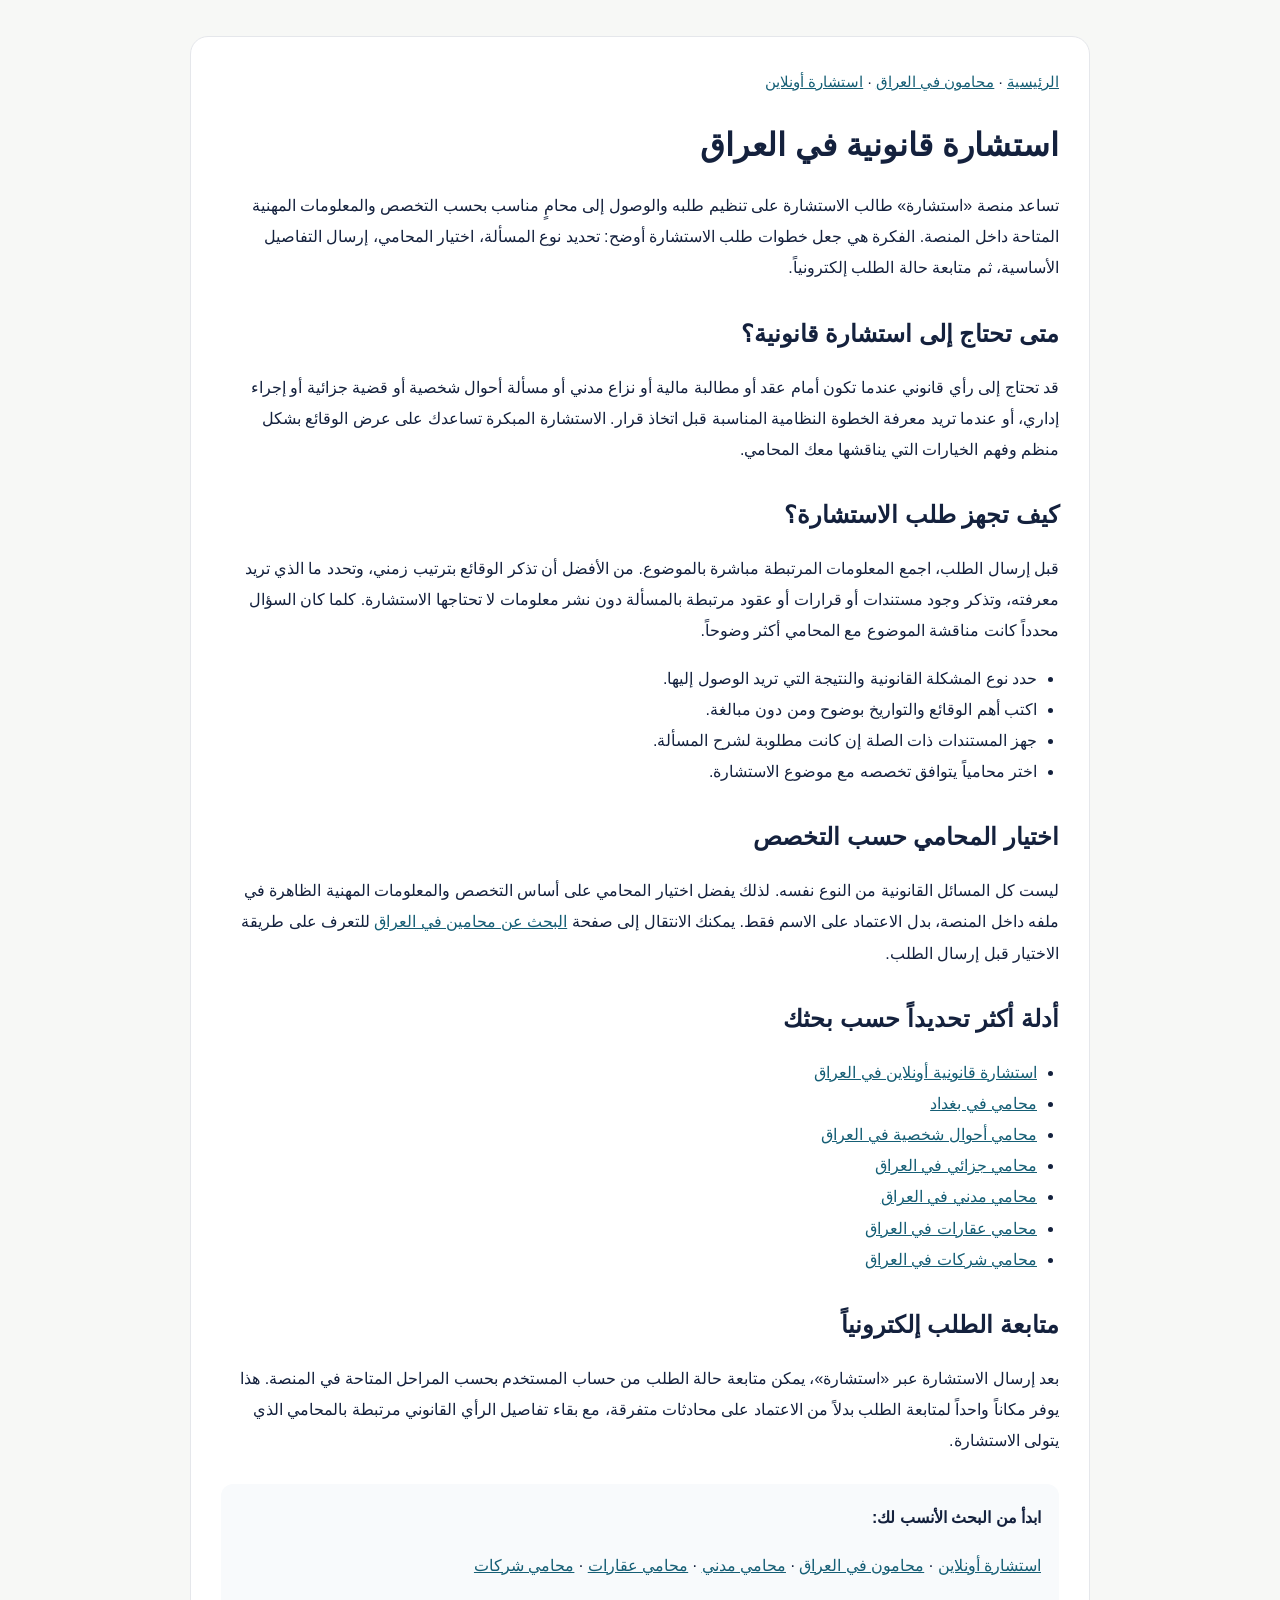
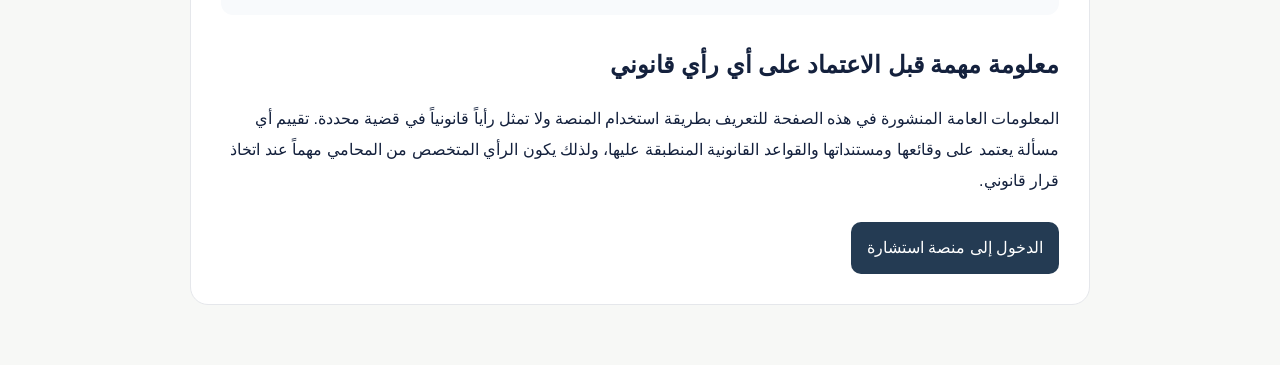
<file: web/legal-consultation-iraq.html>
<!DOCTYPE html>
<html lang="ar" dir="rtl">
<head>
  <meta charset="UTF-8">
  <meta name="viewport" content="width=device-width, initial-scale=1.0">
  <title>استشارة قانونية في العراق | منصة استشارة</title>
  <meta name="description" content="اطلب استشارة قانونية في العراق عبر منصة استشارة، وتعرّف على طريقة اختيار المحامي المناسب حسب التخصص وتجهيز تفاصيل طلبك ومتابعته إلكترونياً.">
  <meta name="robots" content="index,follow,max-image-preview:large,max-snippet:-1,max-video-preview:-1">
  <link rel="canonical" href="https://istishara-iq.netlify.app/legal-consultation-iraq.html">
  <link rel="icon" type="image/png" href="assets/assets/icons/app_icon_v2.png">
  <meta property="og:type" content="website">
  <meta property="og:locale" content="ar_IQ">
  <meta property="og:site_name" content="استشارة">
  <meta property="og:title" content="استشارة قانونية في العراق | منصة استشارة">
  <meta property="og:description" content="دليل عملي لطلب استشارة قانونية واختيار المحامي المناسب عبر منصة استشارة العراقية.">
  <meta property="og:url" content="https://istishara-iq.netlify.app/legal-consultation-iraq.html">
  <meta property="og:image" content="https://istishara-iq.netlify.app/assets/assets/icons/app_icon_v2.png">
  <meta name="twitter:card" content="summary">
  <meta name="twitter:title" content="استشارة قانونية في العراق | منصة استشارة">
  <meta name="twitter:description" content="دليل عملي لطلب استشارة قانونية واختيار المحامي المناسب عبر منصة استشارة العراقية.">
  <meta name="twitter:image" content="https://istishara-iq.netlify.app/assets/assets/icons/app_icon_v2.png">
  <style>
    body{font-family:Arial,sans-serif;max-width:900px;margin:0 auto;padding:36px 22px 60px;line-height:1.95;background:#f7f8f6;color:#14213d}
    main{background:#fff;border:1px solid #e5e7eb;border-radius:18px;padding:30px}
    h1,h2{line-height:1.5}h1{font-size:2rem;margin-top:0}h2{margin-top:2rem}a{color:#155e75}nav{margin-bottom:24px;font-size:.95rem}.cta{display:inline-block;margin-top:10px;padding:10px 16px;border-radius:10px;background:#243b53;color:#fff;text-decoration:none}ul{padding-right:22px}.links{background:#f8fafc;border-radius:12px;padding:18px;margin-top:28px}
    @media(max-width:640px){body{padding:20px 14px 40px}main{padding:22px}h1{font-size:1.65rem}}
  </style>
  <script type="application/ld+json">
  {
    "@context":"https://schema.org",
    "@graph":[
      {
        "@type":"WebPage",
        "@id":"https://istishara-iq.netlify.app/legal-consultation-iraq.html#webpage",
        "name":"استشارة قانونية في العراق | منصة استشارة",
        "url":"https://istishara-iq.netlify.app/legal-consultation-iraq.html",
        "description":"دليل لطلب استشارة قانونية في العراق واختيار المحامي المناسب عبر منصة استشارة.",
        "inLanguage":"ar-IQ",
        "dateModified":"2026-09-17",
        "isPartOf":{"@type":"WebSite","name":"استشارة","url":"https://istishara-iq.netlify.app/"}
      },
      {
        "@type":"BreadcrumbList",
        "itemListElement":[
          {"@type":"ListItem","position":1,"name":"استشارة","item":"https://istishara-iq.netlify.app/"},
          {"@type":"ListItem","position":2,"name":"استشارة قانونية في العراق","item":"https://istishara-iq.netlify.app/legal-consultation-iraq.html"}
        ]
      }
    ]
  }
  </script>
</head>
<body>
  <main>
    <nav><a href="https://istishara-iq.netlify.app/">الرئيسية</a> · <a href="lawyers-iraq.html">محامون في العراق</a> · <a href="online-legal-consultation-iraq.html">استشارة أونلاين</a></nav>
    <h1>استشارة قانونية في العراق</h1>
    <p>تساعد منصة «استشارة» طالب الاستشارة على تنظيم طلبه والوصول إلى محامٍ مناسب بحسب التخصص والمعلومات المهنية المتاحة داخل المنصة. الفكرة هي جعل خطوات طلب الاستشارة أوضح: تحديد نوع المسألة، اختيار المحامي، إرسال التفاصيل الأساسية، ثم متابعة حالة الطلب إلكترونياً.</p>

    <h2>متى تحتاج إلى استشارة قانونية؟</h2>
    <p>قد تحتاج إلى رأي قانوني عندما تكون أمام عقد أو مطالبة مالية أو نزاع مدني أو مسألة أحوال شخصية أو قضية جزائية أو إجراء إداري، أو عندما تريد معرفة الخطوة النظامية المناسبة قبل اتخاذ قرار. الاستشارة المبكرة تساعدك على عرض الوقائع بشكل منظم وفهم الخيارات التي يناقشها معك المحامي.</p>

    <h2>كيف تجهز طلب الاستشارة؟</h2>
    <p>قبل إرسال الطلب، اجمع المعلومات المرتبطة مباشرة بالموضوع. من الأفضل أن تذكر الوقائع بترتيب زمني، وتحدد ما الذي تريد معرفته، وتذكر وجود مستندات أو قرارات أو عقود مرتبطة بالمسألة دون نشر معلومات لا تحتاجها الاستشارة. كلما كان السؤال محدداً كانت مناقشة الموضوع مع المحامي أكثر وضوحاً.</p>
    <ul>
      <li>حدد نوع المشكلة القانونية والنتيجة التي تريد الوصول إليها.</li>
      <li>اكتب أهم الوقائع والتواريخ بوضوح ومن دون مبالغة.</li>
      <li>جهز المستندات ذات الصلة إن كانت مطلوبة لشرح المسألة.</li>
      <li>اختر محامياً يتوافق تخصصه مع موضوع الاستشارة.</li>
    </ul>

    <h2>اختيار المحامي حسب التخصص</h2>
    <p>ليست كل المسائل القانونية من النوع نفسه. لذلك يفضل اختيار المحامي على أساس التخصص والمعلومات المهنية الظاهرة في ملفه داخل المنصة، بدل الاعتماد على الاسم فقط. يمكنك الانتقال إلى صفحة <a href="lawyers-iraq.html">البحث عن محامين في العراق</a> للتعرف على طريقة الاختيار قبل إرسال الطلب.</p>

    <h2>أدلة أكثر تحديداً حسب بحثك</h2>
    <ul>
      <li><a href="online-legal-consultation-iraq.html">استشارة قانونية أونلاين في العراق</a></li>
      <li><a href="lawyer-baghdad.html">محامي في بغداد</a></li>
      <li><a href="family-law-lawyer-iraq.html">محامي أحوال شخصية في العراق</a></li>
      <li><a href="criminal-law-lawyer-iraq.html">محامي جزائي في العراق</a></li>
      <li><a href="civil-law-lawyer-iraq.html">محامي مدني في العراق</a></li>
      <li><a href="real-estate-lawyer-iraq.html">محامي عقارات في العراق</a></li>
      <li><a href="corporate-lawyer-iraq.html">محامي شركات في العراق</a></li>
    </ul>

    <h2>متابعة الطلب إلكترونياً</h2>
    <p>بعد إرسال الاستشارة عبر «استشارة»، يمكن متابعة حالة الطلب من حساب المستخدم بحسب المراحل المتاحة في المنصة. هذا يوفر مكاناً واحداً لمتابعة الطلب بدلاً من الاعتماد على محادثات متفرقة، مع بقاء تفاصيل الرأي القانوني مرتبطة بالمحامي الذي يتولى الاستشارة.</p>

    <div class="links">
      <strong>ابدأ من البحث الأنسب لك:</strong>
      <p><a href="online-legal-consultation-iraq.html">استشارة أونلاين</a> · <a href="lawyers-iraq.html">محامون في العراق</a> · <a href="civil-law-lawyer-iraq.html">محامي مدني</a> · <a href="real-estate-lawyer-iraq.html">محامي عقارات</a> · <a href="corporate-lawyer-iraq.html">محامي شركات</a></p>
    </div>

    <h2>معلومة مهمة قبل الاعتماد على أي رأي قانوني</h2>
    <p>المعلومات العامة المنشورة في هذه الصفحة للتعريف بطريقة استخدام المنصة ولا تمثل رأياً قانونياً في قضية محددة. تقييم أي مسألة يعتمد على وقائعها ومستنداتها والقواعد القانونية المنطبقة عليها، ولذلك يكون الرأي المتخصص من المحامي مهماً عند اتخاذ قرار قانوني.</p>

    <a class="cta" href="https://istishara-iq.netlify.app/">الدخول إلى منصة استشارة</a>
  </main>
</body>
</html>
</file>
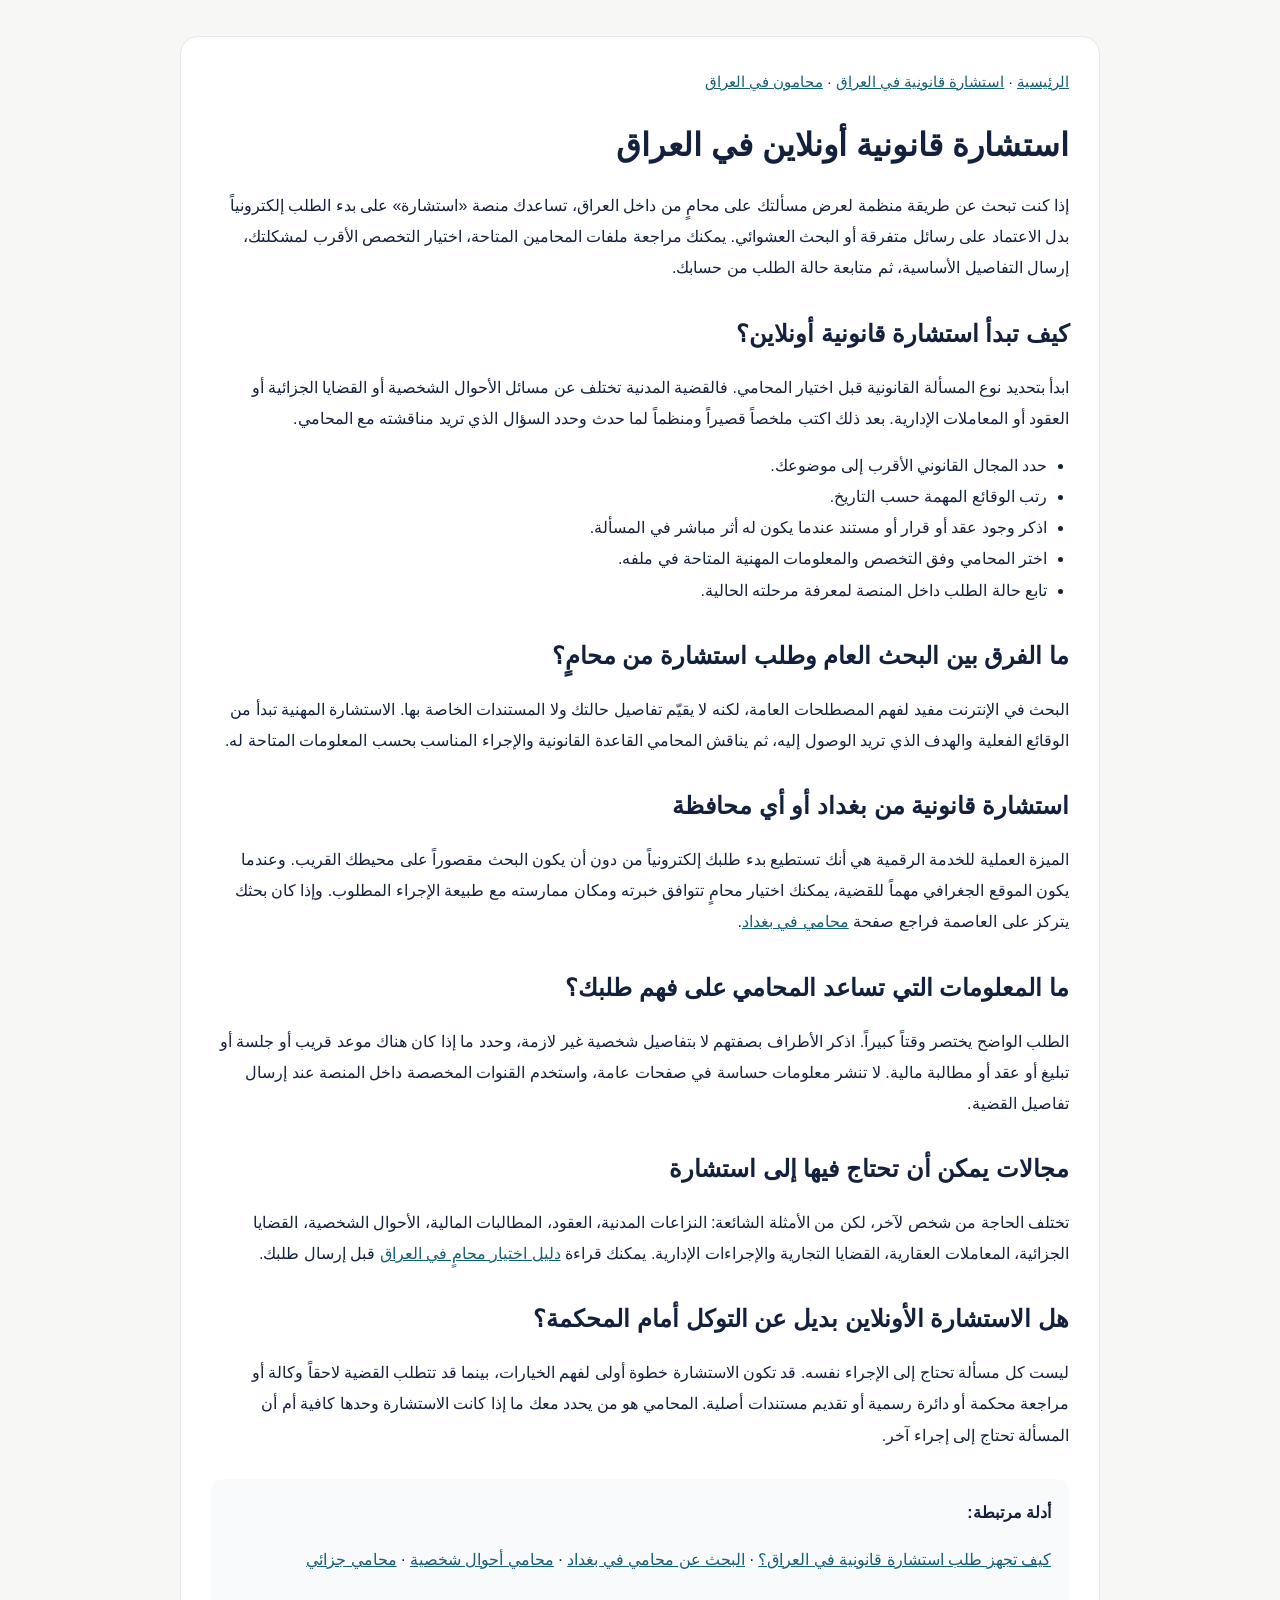
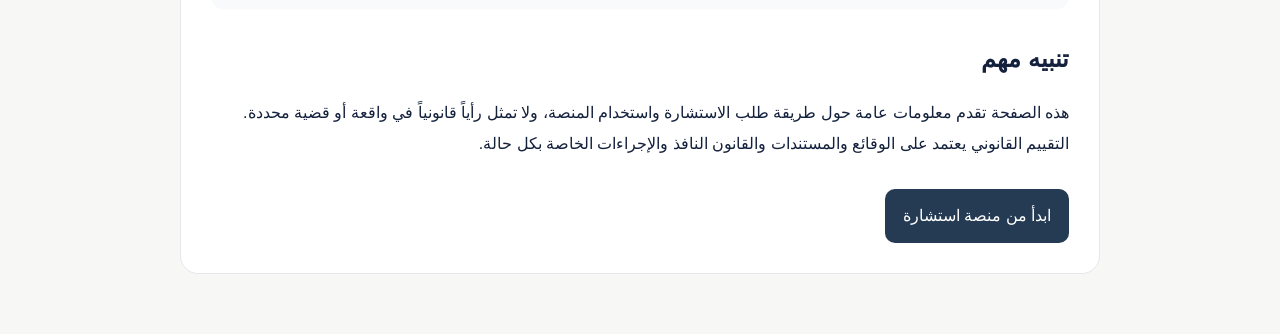
<file: web/online-legal-consultation-iraq.html>
<!DOCTYPE html>
<html lang="ar" dir="rtl">
<head>
  <meta charset="UTF-8">
  <meta name="viewport" content="width=device-width, initial-scale=1.0">
  <title>استشارة قانونية أونلاين في العراق | منصة استشارة</title>
  <meta name="description" content="اطلب استشارة قانونية أونلاين في العراق عبر منصة استشارة: اختر المحامي حسب التخصص، أرسل تفاصيل المسألة وتابع حالة طلبك إلكترونياً من مكان واحد.">
  <meta name="robots" content="index,follow,max-image-preview:large,max-snippet:-1,max-video-preview:-1">
  <link rel="canonical" href="https://istishara-iq.netlify.app/online-legal-consultation-iraq.html">
  <link rel="icon" type="image/png" href="assets/assets/icons/app_icon_v2.png">
  <meta property="og:type" content="article">
  <meta property="og:locale" content="ar_IQ">
  <meta property="og:site_name" content="استشارة">
  <meta property="og:title" content="استشارة قانونية أونلاين في العراق | منصة استشارة">
  <meta property="og:description" content="دليل عملي لطلب استشارة قانونية أونلاين في العراق واختيار المحامي المناسب عبر منصة استشارة.">
  <meta property="og:url" content="https://istishara-iq.netlify.app/online-legal-consultation-iraq.html">
  <meta property="og:image" content="https://istishara-iq.netlify.app/assets/assets/icons/app_icon_v2.png">
  <meta name="twitter:card" content="summary">
  <meta name="twitter:title" content="استشارة قانونية أونلاين في العراق | منصة استشارة">
  <meta name="twitter:description" content="اختر محامياً حسب التخصص وأرسل طلب الاستشارة وتابع حالته إلكترونياً عبر منصة استشارة.">
  <style>
    body{font-family:Arial,sans-serif;max-width:920px;margin:0 auto;padding:36px 22px 60px;line-height:1.95;background:#f7f8f6;color:#14213d}
    main{background:#fff;border:1px solid #e5e7eb;border-radius:18px;padding:30px}
    h1,h2{line-height:1.5}h1{font-size:2rem;margin-top:0}h2{margin-top:2rem}a{color:#155e75}nav{margin-bottom:24px;font-size:.95rem}.cta{display:inline-block;margin-top:14px;padding:11px 18px;border-radius:10px;background:#243b53;color:#fff;text-decoration:none}ul{padding-right:22px}.links{background:#f8fafc;border-radius:12px;padding:18px;margin-top:28px}
    @media(max-width:640px){body{padding:20px 14px 40px}main{padding:22px}h1{font-size:1.65rem}}
  </style>
  <script type="application/ld+json">
  {
    "@context":"https://schema.org",
    "@graph":[
      {
        "@type":"WebPage",
        "@id":"https://istishara-iq.netlify.app/online-legal-consultation-iraq.html#webpage",
        "name":"استشارة قانونية أونلاين في العراق | منصة استشارة",
        "url":"https://istishara-iq.netlify.app/online-legal-consultation-iraq.html",
        "description":"دليل عملي لطلب استشارة قانونية أونلاين في العراق عبر منصة استشارة.",
        "inLanguage":"ar-IQ",
        "dateModified":"2026-09-17",
        "isPartOf":{"@type":"WebSite","name":"استشارة","url":"https://istishara-iq.netlify.app/"},
        "about":["استشارة قانونية أونلاين","محامون في العراق","خدمات قانونية رقمية"]
      },
      {
        "@type":"BreadcrumbList",
        "itemListElement":[
          {"@type":"ListItem","position":1,"name":"استشارة","item":"https://istishara-iq.netlify.app/"},
          {"@type":"ListItem","position":2,"name":"استشارة قانونية أونلاين في العراق","item":"https://istishara-iq.netlify.app/online-legal-consultation-iraq.html"}
        ]
      }
    ]
  }
  </script>
</head>
<body>
  <main>
    <nav><a href="https://istishara-iq.netlify.app/">الرئيسية</a> · <a href="legal-consultation-iraq.html">استشارة قانونية في العراق</a> · <a href="lawyers-iraq.html">محامون في العراق</a></nav>
    <h1>استشارة قانونية أونلاين في العراق</h1>
    <p>إذا كنت تبحث عن طريقة منظمة لعرض مسألتك على محامٍ من داخل العراق، تساعدك منصة «استشارة» على بدء الطلب إلكترونياً بدل الاعتماد على رسائل متفرقة أو البحث العشوائي. يمكنك مراجعة ملفات المحامين المتاحة، اختيار التخصص الأقرب لمشكلتك، إرسال التفاصيل الأساسية، ثم متابعة حالة الطلب من حسابك.</p>

    <h2>كيف تبدأ استشارة قانونية أونلاين؟</h2>
    <p>ابدأ بتحديد نوع المسألة القانونية قبل اختيار المحامي. فالقضية المدنية تختلف عن مسائل الأحوال الشخصية أو القضايا الجزائية أو العقود أو المعاملات الإدارية. بعد ذلك اكتب ملخصاً قصيراً ومنظماً لما حدث وحدد السؤال الذي تريد مناقشته مع المحامي.</p>
    <ul>
      <li>حدد المجال القانوني الأقرب إلى موضوعك.</li>
      <li>رتب الوقائع المهمة حسب التاريخ.</li>
      <li>اذكر وجود عقد أو قرار أو مستند عندما يكون له أثر مباشر في المسألة.</li>
      <li>اختر المحامي وفق التخصص والمعلومات المهنية المتاحة في ملفه.</li>
      <li>تابع حالة الطلب داخل المنصة لمعرفة مرحلته الحالية.</li>
    </ul>

    <h2>ما الفرق بين البحث العام وطلب استشارة من محامٍ؟</h2>
    <p>البحث في الإنترنت مفيد لفهم المصطلحات العامة، لكنه لا يقيّم تفاصيل حالتك ولا المستندات الخاصة بها. الاستشارة المهنية تبدأ من الوقائع الفعلية والهدف الذي تريد الوصول إليه، ثم يناقش المحامي القاعدة القانونية والإجراء المناسب بحسب المعلومات المتاحة له.</p>

    <h2>استشارة قانونية من بغداد أو أي محافظة</h2>
    <p>الميزة العملية للخدمة الرقمية هي أنك تستطيع بدء طلبك إلكترونياً من دون أن يكون البحث مقصوراً على محيطك القريب. وعندما يكون الموقع الجغرافي مهماً للقضية، يمكنك اختيار محامٍ تتوافق خبرته ومكان ممارسته مع طبيعة الإجراء المطلوب. وإذا كان بحثك يتركز على العاصمة فراجع صفحة <a href="lawyer-baghdad.html">محامي في بغداد</a>.</p>

    <h2>ما المعلومات التي تساعد المحامي على فهم طلبك؟</h2>
    <p>الطلب الواضح يختصر وقتاً كبيراً. اذكر الأطراف بصفتهم لا بتفاصيل شخصية غير لازمة، وحدد ما إذا كان هناك موعد قريب أو جلسة أو تبليغ أو عقد أو مطالبة مالية. لا تنشر معلومات حساسة في صفحات عامة، واستخدم القنوات المخصصة داخل المنصة عند إرسال تفاصيل القضية.</p>

    <h2>مجالات يمكن أن تحتاج فيها إلى استشارة</h2>
    <p>تختلف الحاجة من شخص لآخر، لكن من الأمثلة الشائعة: النزاعات المدنية، العقود، المطالبات المالية، الأحوال الشخصية، القضايا الجزائية، المعاملات العقارية، القضايا التجارية والإجراءات الإدارية. يمكنك قراءة <a href="lawyers-iraq.html">دليل اختيار محامٍ في العراق</a> قبل إرسال طلبك.</p>

    <h2>هل الاستشارة الأونلاين بديل عن التوكل أمام المحكمة؟</h2>
    <p>ليست كل مسألة تحتاج إلى الإجراء نفسه. قد تكون الاستشارة خطوة أولى لفهم الخيارات، بينما قد تتطلب القضية لاحقاً وكالة أو مراجعة محكمة أو دائرة رسمية أو تقديم مستندات أصلية. المحامي هو من يحدد معك ما إذا كانت الاستشارة وحدها كافية أم أن المسألة تحتاج إلى إجراء آخر.</p>

    <div class="links">
      <strong>أدلة مرتبطة:</strong>
      <p><a href="legal-consultation-iraq.html">كيف تجهز طلب استشارة قانونية في العراق؟</a> · <a href="lawyer-baghdad.html">البحث عن محامي في بغداد</a> · <a href="family-law-lawyer-iraq.html">محامي أحوال شخصية</a> · <a href="criminal-law-lawyer-iraq.html">محامي جزائي</a></p>
    </div>

    <h2>تنبيه مهم</h2>
    <p>هذه الصفحة تقدم معلومات عامة حول طريقة طلب الاستشارة واستخدام المنصة، ولا تمثل رأياً قانونياً في واقعة أو قضية محددة. التقييم القانوني يعتمد على الوقائع والمستندات والقانون النافذ والإجراءات الخاصة بكل حالة.</p>

    <a class="cta" href="https://istishara-iq.netlify.app/">ابدأ من منصة استشارة</a>
  </main>
</body>
</html>
</file>
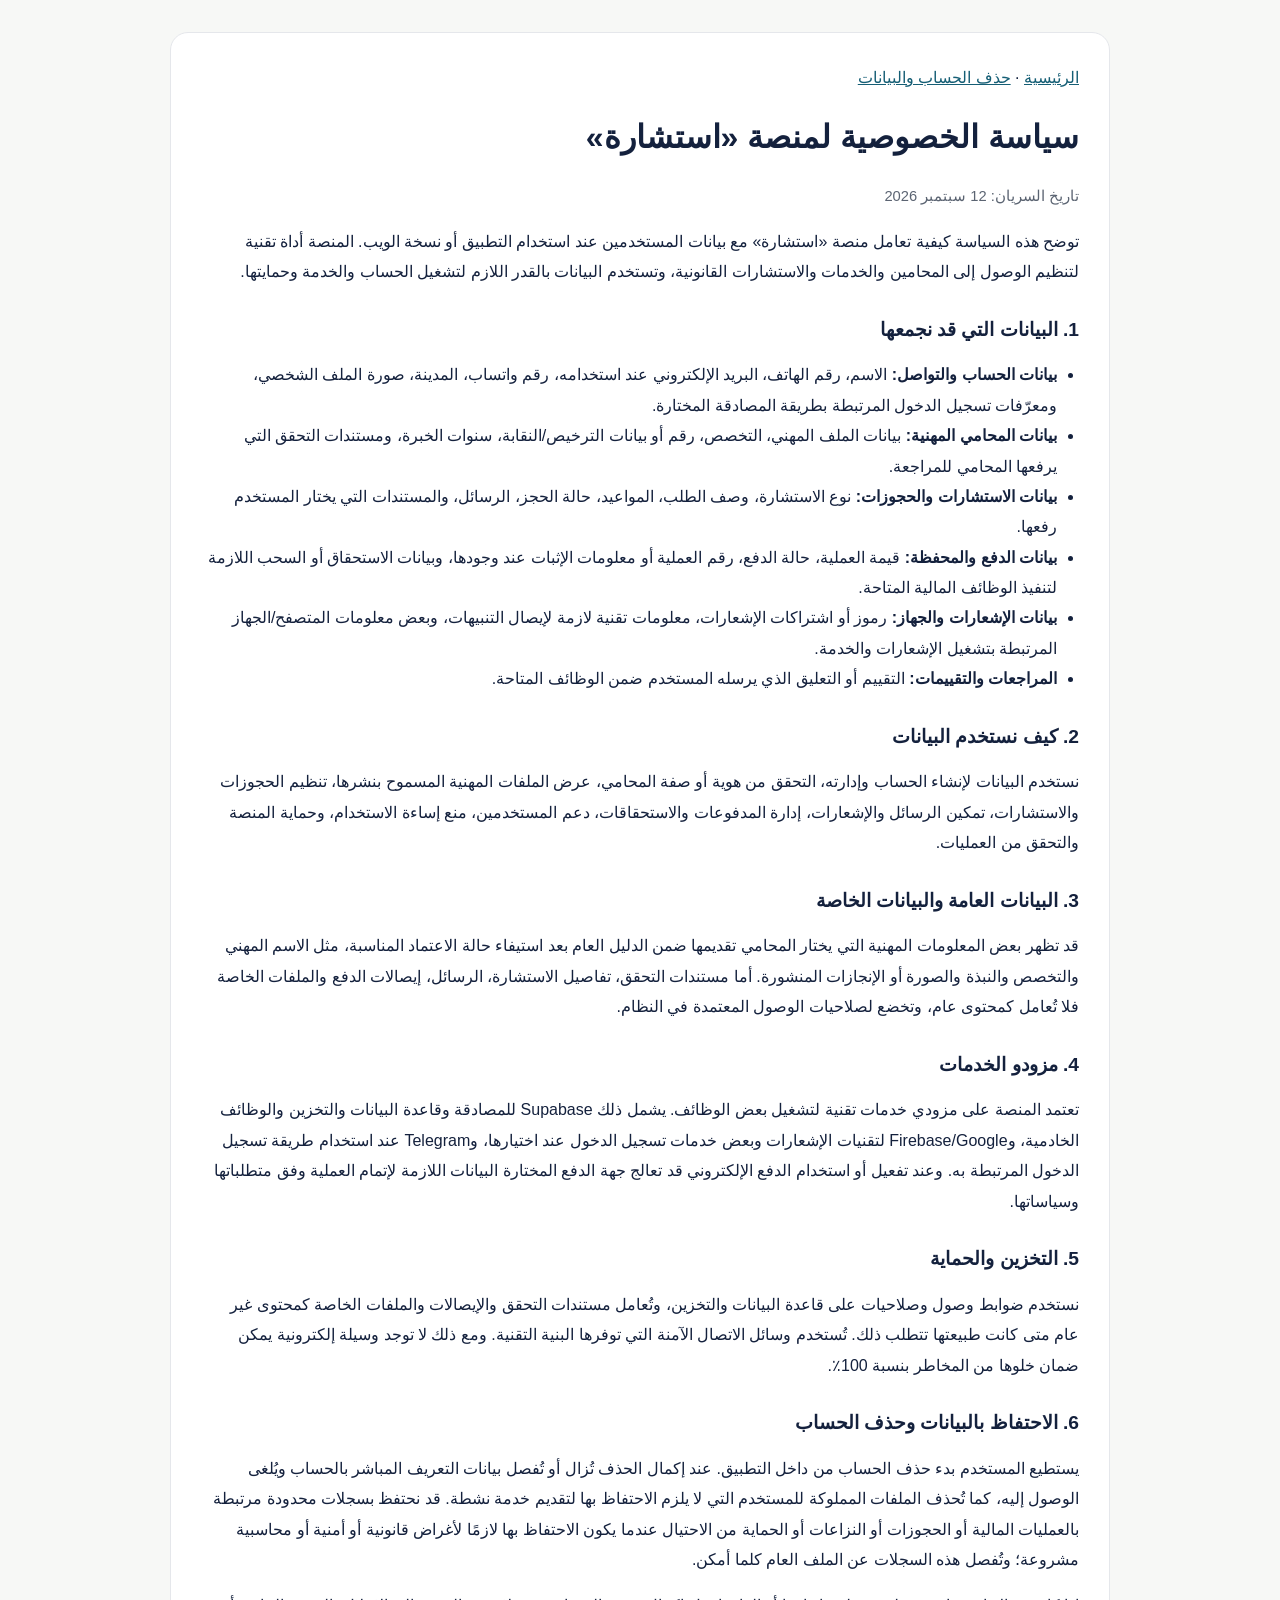
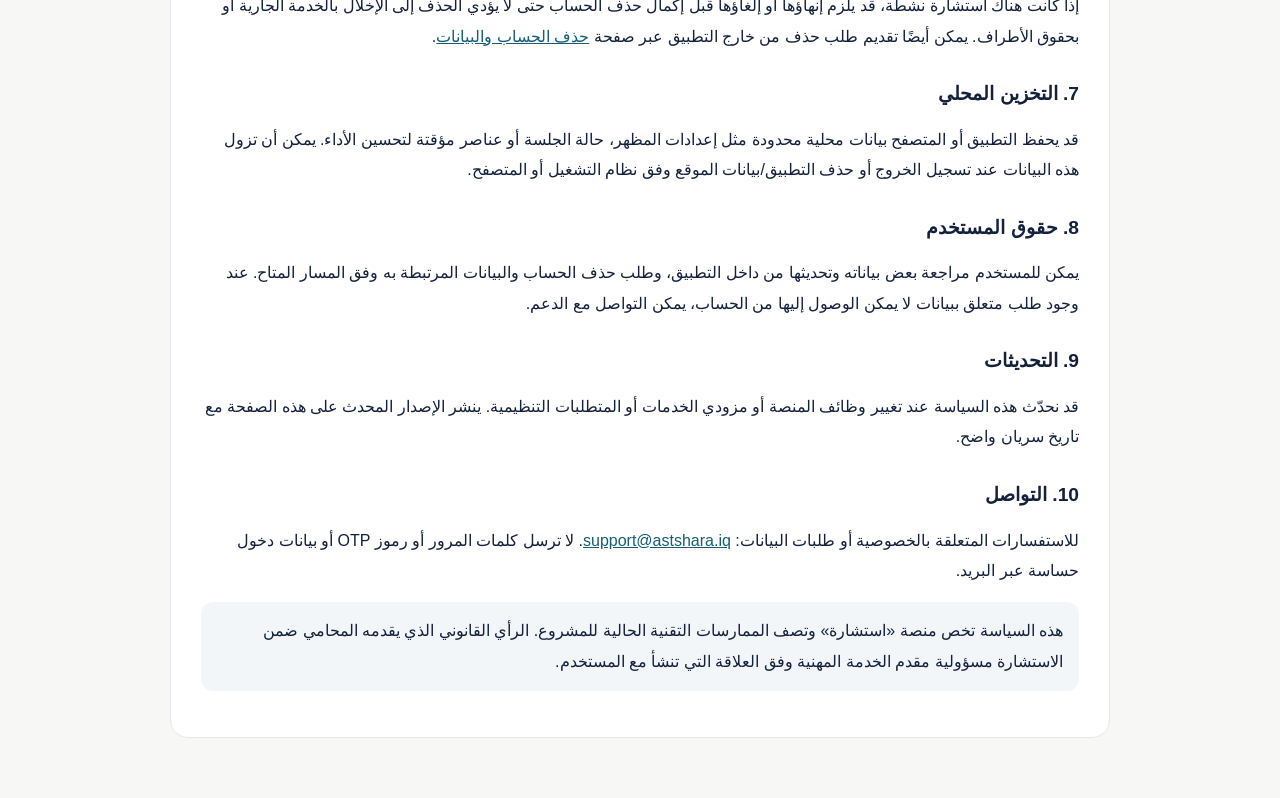
<file: web/privacy.html>
<!DOCTYPE html>
<html lang="ar" dir="rtl">
<head>
  <meta charset="UTF-8">
  <meta name="viewport" content="width=device-width, initial-scale=1.0">
  <title>سياسة الخصوصية | منصة استشارة</title>
  <meta name="description" content="سياسة الخصوصية لمنصة استشارة: كيفية جمع واستخدام وحماية بيانات الحسابات والاستشارات والحجوزات والمدفوعات والإشعارات.">
  <meta name="robots" content="index,follow,max-snippet:-1">
  <link rel="canonical" href="https://istishara-iq.netlify.app/privacy.html">
  <link rel="icon" type="image/png" href="assets/assets/icons/app_icon_v2.png">
  <style>
    body{font-family:Arial,sans-serif;max-width:940px;margin:0 auto;padding:32px 18px 60px;line-height:1.9;background:#f7f8f6;color:#14213d}
    main{background:#fff;border:1px solid #e5e7eb;border-radius:18px;padding:30px}h1,h2{line-height:1.5}h1{margin-top:0}h2{margin-top:28px;font-size:1.2rem}a{color:#155e75}.note{background:#f3f6f8;border-radius:12px;padding:14px 16px}.meta{color:#5b6472;font-size:.92rem}ul{padding-right:22px}nav{margin-bottom:20px}@media(max-width:640px){body{padding:16px 10px 40px}main{padding:20px}}
  </style>
</head>
<body>
<main>
  <nav><a href="https://istishara-iq.netlify.app/">الرئيسية</a> · <a href="https://istishara-iq.netlify.app/delete-account.html">حذف الحساب والبيانات</a></nav>
  <h1>سياسة الخصوصية لمنصة «استشارة»</h1>
  <p class="meta">تاريخ السريان: 12 سبتمبر 2026</p>
  <p>توضح هذه السياسة كيفية تعامل منصة «استشارة» مع بيانات المستخدمين عند استخدام التطبيق أو نسخة الويب. المنصة أداة تقنية لتنظيم الوصول إلى المحامين والخدمات والاستشارات القانونية، وتستخدم البيانات بالقدر اللازم لتشغيل الحساب والخدمة وحمايتها.</p>

  <h2>1. البيانات التي قد نجمعها</h2>
  <ul>
    <li><strong>بيانات الحساب والتواصل:</strong> الاسم، رقم الهاتف، البريد الإلكتروني عند استخدامه، رقم واتساب، المدينة، صورة الملف الشخصي، ومعرّفات تسجيل الدخول المرتبطة بطريقة المصادقة المختارة.</li>
    <li><strong>بيانات المحامي المهنية:</strong> بيانات الملف المهني، التخصص، رقم أو بيانات الترخيص/النقابة، سنوات الخبرة، ومستندات التحقق التي يرفعها المحامي للمراجعة.</li>
    <li><strong>بيانات الاستشارات والحجوزات:</strong> نوع الاستشارة، وصف الطلب، المواعيد، حالة الحجز، الرسائل، والمستندات التي يختار المستخدم رفعها.</li>
    <li><strong>بيانات الدفع والمحفظة:</strong> قيمة العملية، حالة الدفع، رقم العملية أو معلومات الإثبات عند وجودها، وبيانات الاستحقاق أو السحب اللازمة لتنفيذ الوظائف المالية المتاحة.</li>
    <li><strong>بيانات الإشعارات والجهاز:</strong> رموز أو اشتراكات الإشعارات، معلومات تقنية لازمة لإيصال التنبيهات، وبعض معلومات المتصفح/الجهاز المرتبطة بتشغيل الإشعارات والخدمة.</li>
    <li><strong>المراجعات والتقييمات:</strong> التقييم أو التعليق الذي يرسله المستخدم ضمن الوظائف المتاحة.</li>
  </ul>

  <h2>2. كيف نستخدم البيانات</h2>
  <p>نستخدم البيانات لإنشاء الحساب وإدارته، التحقق من هوية أو صفة المحامي، عرض الملفات المهنية المسموح بنشرها، تنظيم الحجوزات والاستشارات، تمكين الرسائل والإشعارات، إدارة المدفوعات والاستحقاقات، دعم المستخدمين، منع إساءة الاستخدام، وحماية المنصة والتحقق من العمليات.</p>

  <h2>3. البيانات العامة والبيانات الخاصة</h2>
  <p>قد تظهر بعض المعلومات المهنية التي يختار المحامي تقديمها ضمن الدليل العام بعد استيفاء حالة الاعتماد المناسبة، مثل الاسم المهني والتخصص والنبذة والصورة أو الإنجازات المنشورة. أما مستندات التحقق، تفاصيل الاستشارة، الرسائل، إيصالات الدفع والملفات الخاصة فلا تُعامل كمحتوى عام، وتخضع لصلاحيات الوصول المعتمدة في النظام.</p>

  <h2>4. مزودو الخدمات</h2>
  <p>تعتمد المنصة على مزودي خدمات تقنية لتشغيل بعض الوظائف. يشمل ذلك Supabase للمصادقة وقاعدة البيانات والتخزين والوظائف الخادمية، وFirebase/Google لتقنيات الإشعارات وبعض خدمات تسجيل الدخول عند اختيارها، وTelegram عند استخدام طريقة تسجيل الدخول المرتبطة به. وعند تفعيل أو استخدام الدفع الإلكتروني قد تعالج جهة الدفع المختارة البيانات اللازمة لإتمام العملية وفق متطلباتها وسياساتها.</p>

  <h2>5. التخزين والحماية</h2>
  <p>نستخدم ضوابط وصول وصلاحيات على قاعدة البيانات والتخزين، وتُعامل مستندات التحقق والإيصالات والملفات الخاصة كمحتوى غير عام متى كانت طبيعتها تتطلب ذلك. تُستخدم وسائل الاتصال الآمنة التي توفرها البنية التقنية. ومع ذلك لا توجد وسيلة إلكترونية يمكن ضمان خلوها من المخاطر بنسبة 100٪.</p>

  <h2>6. الاحتفاظ بالبيانات وحذف الحساب</h2>
  <p>يستطيع المستخدم بدء حذف الحساب من داخل التطبيق. عند إكمال الحذف تُزال أو تُفصل بيانات التعريف المباشر بالحساب ويُلغى الوصول إليه، كما تُحذف الملفات المملوكة للمستخدم التي لا يلزم الاحتفاظ بها لتقديم خدمة نشطة. قد نحتفظ بسجلات محدودة مرتبطة بالعمليات المالية أو الحجوزات أو النزاعات أو الحماية من الاحتيال عندما يكون الاحتفاظ بها لازمًا لأغراض قانونية أو أمنية أو محاسبية مشروعة؛ وتُفصل هذه السجلات عن الملف العام كلما أمكن.</p>
  <p>إذا كانت هناك استشارة نشطة، قد يلزم إنهاؤها أو إلغاؤها قبل إكمال حذف الحساب حتى لا يؤدي الحذف إلى الإخلال بالخدمة الجارية أو بحقوق الأطراف. يمكن أيضًا تقديم طلب حذف من خارج التطبيق عبر صفحة <a href="https://istishara-iq.netlify.app/delete-account.html">حذف الحساب والبيانات</a>.</p>

  <h2>7. التخزين المحلي</h2>
  <p>قد يحفظ التطبيق أو المتصفح بيانات محلية محدودة مثل إعدادات المظهر، حالة الجلسة أو عناصر مؤقتة لتحسين الأداء. يمكن أن تزول هذه البيانات عند تسجيل الخروج أو حذف التطبيق/بيانات الموقع وفق نظام التشغيل أو المتصفح.</p>

  <h2>8. حقوق المستخدم</h2>
  <p>يمكن للمستخدم مراجعة بعض بياناته وتحديثها من داخل التطبيق، وطلب حذف الحساب والبيانات المرتبطة به وفق المسار المتاح. عند وجود طلب متعلق ببيانات لا يمكن الوصول إليها من الحساب، يمكن التواصل مع الدعم.</p>

  <h2>9. التحديثات</h2>
  <p>قد نحدّث هذه السياسة عند تغيير وظائف المنصة أو مزودي الخدمات أو المتطلبات التنظيمية. ينشر الإصدار المحدث على هذه الصفحة مع تاريخ سريان واضح.</p>

  <h2>10. التواصل</h2>
  <p>للاستفسارات المتعلقة بالخصوصية أو طلبات البيانات: <a href="mailto:support@astshara.iq">support@astshara.iq</a>. لا ترسل كلمات المرور أو رموز OTP أو بيانات دخول حساسة عبر البريد.</p>

  <p class="note">هذه السياسة تخص منصة «استشارة» وتصف الممارسات التقنية الحالية للمشروع. الرأي القانوني الذي يقدمه المحامي ضمن الاستشارة مسؤولية مقدم الخدمة المهنية وفق العلاقة التي تنشأ مع المستخدم.</p>
</main>
</body>
</html>
</file>
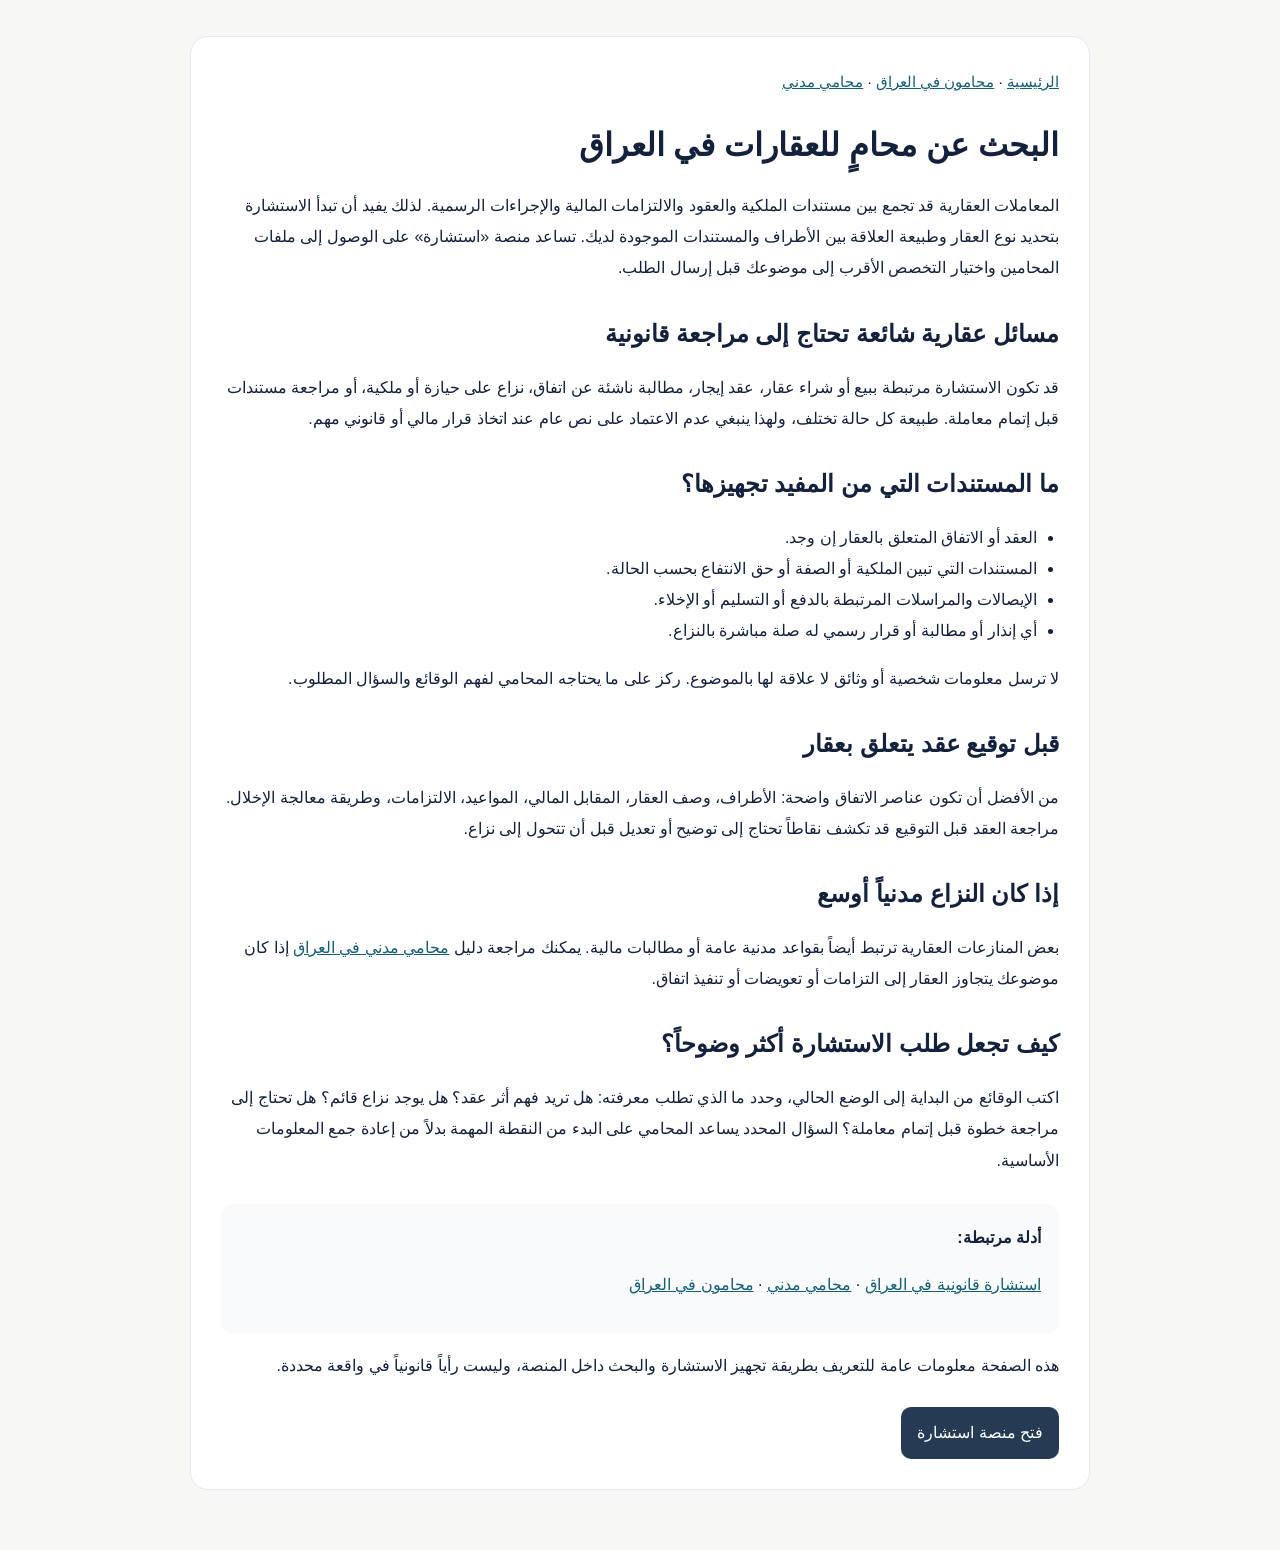
<file: web/real-estate-lawyer-iraq.html>
<!DOCTYPE html>
<html lang="ar" dir="rtl">
<head>
  <meta charset="UTF-8">
  <meta name="viewport" content="width=device-width, initial-scale=1.0">
  <title>محامي عقارات في العراق | منصة استشارة</title>
  <meta name="description" content="دليل عملي للبحث عن محامٍ للعقارات في العراق في مسائل البيع والإيجار والملكية والمنازعات العقارية، مع تجهيز طلب الاستشارة عبر استشارة.">
  <meta name="robots" content="index,follow,max-image-preview:large,max-snippet:-1,max-video-preview:-1">
  <link rel="canonical" href="https://istishara-iq.netlify.app/real-estate-lawyer-iraq.html">
  <link rel="icon" type="image/png" href="assets/assets/icons/app_icon_v2.png">
  <meta property="og:type" content="website">
  <meta property="og:locale" content="ar_IQ">
  <meta property="og:site_name" content="استشارة">
  <meta property="og:title" content="محامي عقارات في العراق | منصة استشارة">
  <meta property="og:description" content="طريقة تجهيز استشارة عقارية واختيار المحامي الأقرب إلى موضوع البيع أو الإيجار أو الملكية.">
  <meta property="og:url" content="https://istishara-iq.netlify.app/real-estate-lawyer-iraq.html">
  <meta property="og:image" content="https://istishara-iq.netlify.app/assets/assets/icons/app_icon_v2.png">
  <meta name="twitter:card" content="summary">
  <meta name="twitter:title" content="محامي عقارات في العراق | منصة استشارة">
  <meta name="twitter:description" content="دليل لاختيار محامٍ للعقارات في العراق وتجهيز طلب الاستشارة عبر منصة استشارة.">
  <meta name="twitter:image" content="https://istishara-iq.netlify.app/assets/assets/icons/app_icon_v2.png">
  <style>
    body{font-family:Arial,sans-serif;max-width:900px;margin:0 auto;padding:36px 22px 60px;line-height:1.95;background:#f7f8f6;color:#14213d}
    main{background:#fff;border:1px solid #e5e7eb;border-radius:18px;padding:30px}
    h1,h2{line-height:1.5}h1{font-size:2rem;margin-top:0}h2{margin-top:2rem}a{color:#155e75}nav{margin-bottom:24px;font-size:.95rem}.cta{display:inline-block;margin-top:10px;padding:10px 16px;border-radius:10px;background:#243b53;color:#fff;text-decoration:none}ul{padding-right:22px}.links{background:#f8fafc;border-radius:12px;padding:18px;margin-top:28px}
    @media(max-width:640px){body{padding:20px 14px 40px}main{padding:22px}h1{font-size:1.65rem}}
  </style>
  <script type="application/ld+json">
  {
    "@context":"https://schema.org",
    "@graph":[
      {
        "@type":"WebPage",
        "@id":"https://istishara-iq.netlify.app/real-estate-lawyer-iraq.html#webpage",
        "name":"محامي عقارات في العراق | منصة استشارة",
        "url":"https://istishara-iq.netlify.app/real-estate-lawyer-iraq.html",
        "description":"دليل للبحث عن محامٍ للعقارات وتجهيز طلب استشارة عقارية عبر منصة استشارة.",
        "inLanguage":"ar-IQ",
        "dateModified":"2026-09-17",
        "isPartOf":{"@type":"WebSite","name":"استشارة","url":"https://istishara-iq.netlify.app/"}
      },
      {
        "@type":"BreadcrumbList",
        "itemListElement":[
          {"@type":"ListItem","position":1,"name":"استشارة","item":"https://istishara-iq.netlify.app/"},
          {"@type":"ListItem","position":2,"name":"محامي عقارات في العراق","item":"https://istishara-iq.netlify.app/real-estate-lawyer-iraq.html"}
        ]
      }
    ]
  }
  </script>
</head>
<body>
  <main>
    <nav><a href="https://istishara-iq.netlify.app/">الرئيسية</a> · <a href="lawyers-iraq.html">محامون في العراق</a> · <a href="civil-law-lawyer-iraq.html">محامي مدني</a></nav>
    <h1>البحث عن محامٍ للعقارات في العراق</h1>
    <p>المعاملات العقارية قد تجمع بين مستندات الملكية والعقود والالتزامات المالية والإجراءات الرسمية. لذلك يفيد أن تبدأ الاستشارة بتحديد نوع العقار وطبيعة العلاقة بين الأطراف والمستندات الموجودة لديك. تساعد منصة «استشارة» على الوصول إلى ملفات المحامين واختيار التخصص الأقرب إلى موضوعك قبل إرسال الطلب.</p>

    <h2>مسائل عقارية شائعة تحتاج إلى مراجعة قانونية</h2>
    <p>قد تكون الاستشارة مرتبطة ببيع أو شراء عقار، عقد إيجار، مطالبة ناشئة عن اتفاق، نزاع على حيازة أو ملكية، أو مراجعة مستندات قبل إتمام معاملة. طبيعة كل حالة تختلف، ولهذا ينبغي عدم الاعتماد على نص عام عند اتخاذ قرار مالي أو قانوني مهم.</p>

    <h2>ما المستندات التي من المفيد تجهيزها؟</h2>
    <ul>
      <li>العقد أو الاتفاق المتعلق بالعقار إن وجد.</li>
      <li>المستندات التي تبين الملكية أو الصفة أو حق الانتفاع بحسب الحالة.</li>
      <li>الإيصالات والمراسلات المرتبطة بالدفع أو التسليم أو الإخلاء.</li>
      <li>أي إنذار أو مطالبة أو قرار رسمي له صلة مباشرة بالنزاع.</li>
    </ul>
    <p>لا ترسل معلومات شخصية أو وثائق لا علاقة لها بالموضوع. ركز على ما يحتاجه المحامي لفهم الوقائع والسؤال المطلوب.</p>

    <h2>قبل توقيع عقد يتعلق بعقار</h2>
    <p>من الأفضل أن تكون عناصر الاتفاق واضحة: الأطراف، وصف العقار، المقابل المالي، المواعيد، الالتزامات، وطريقة معالجة الإخلال. مراجعة العقد قبل التوقيع قد تكشف نقاطاً تحتاج إلى توضيح أو تعديل قبل أن تتحول إلى نزاع.</p>

    <h2>إذا كان النزاع مدنياً أوسع</h2>
    <p>بعض المنازعات العقارية ترتبط أيضاً بقواعد مدنية عامة أو مطالبات مالية. يمكنك مراجعة دليل <a href="civil-law-lawyer-iraq.html">محامي مدني في العراق</a> إذا كان موضوعك يتجاوز العقار إلى التزامات أو تعويضات أو تنفيذ اتفاق.</p>

    <h2>كيف تجعل طلب الاستشارة أكثر وضوحاً؟</h2>
    <p>اكتب الوقائع من البداية إلى الوضع الحالي، وحدد ما الذي تطلب معرفته: هل تريد فهم أثر عقد؟ هل يوجد نزاع قائم؟ هل تحتاج إلى مراجعة خطوة قبل إتمام معاملة؟ السؤال المحدد يساعد المحامي على البدء من النقطة المهمة بدلاً من إعادة جمع المعلومات الأساسية.</p>

    <div class="links">
      <strong>أدلة مرتبطة:</strong>
      <p><a href="legal-consultation-iraq.html">استشارة قانونية في العراق</a> · <a href="civil-law-lawyer-iraq.html">محامي مدني</a> · <a href="lawyers-iraq.html">محامون في العراق</a></p>
    </div>

    <p>هذه الصفحة معلومات عامة للتعريف بطريقة تجهيز الاستشارة والبحث داخل المنصة، وليست رأياً قانونياً في واقعة محددة.</p>
    <a class="cta" href="https://istishara-iq.netlify.app/">فتح منصة استشارة</a>
  </main>
</body>
</html>
</file>
